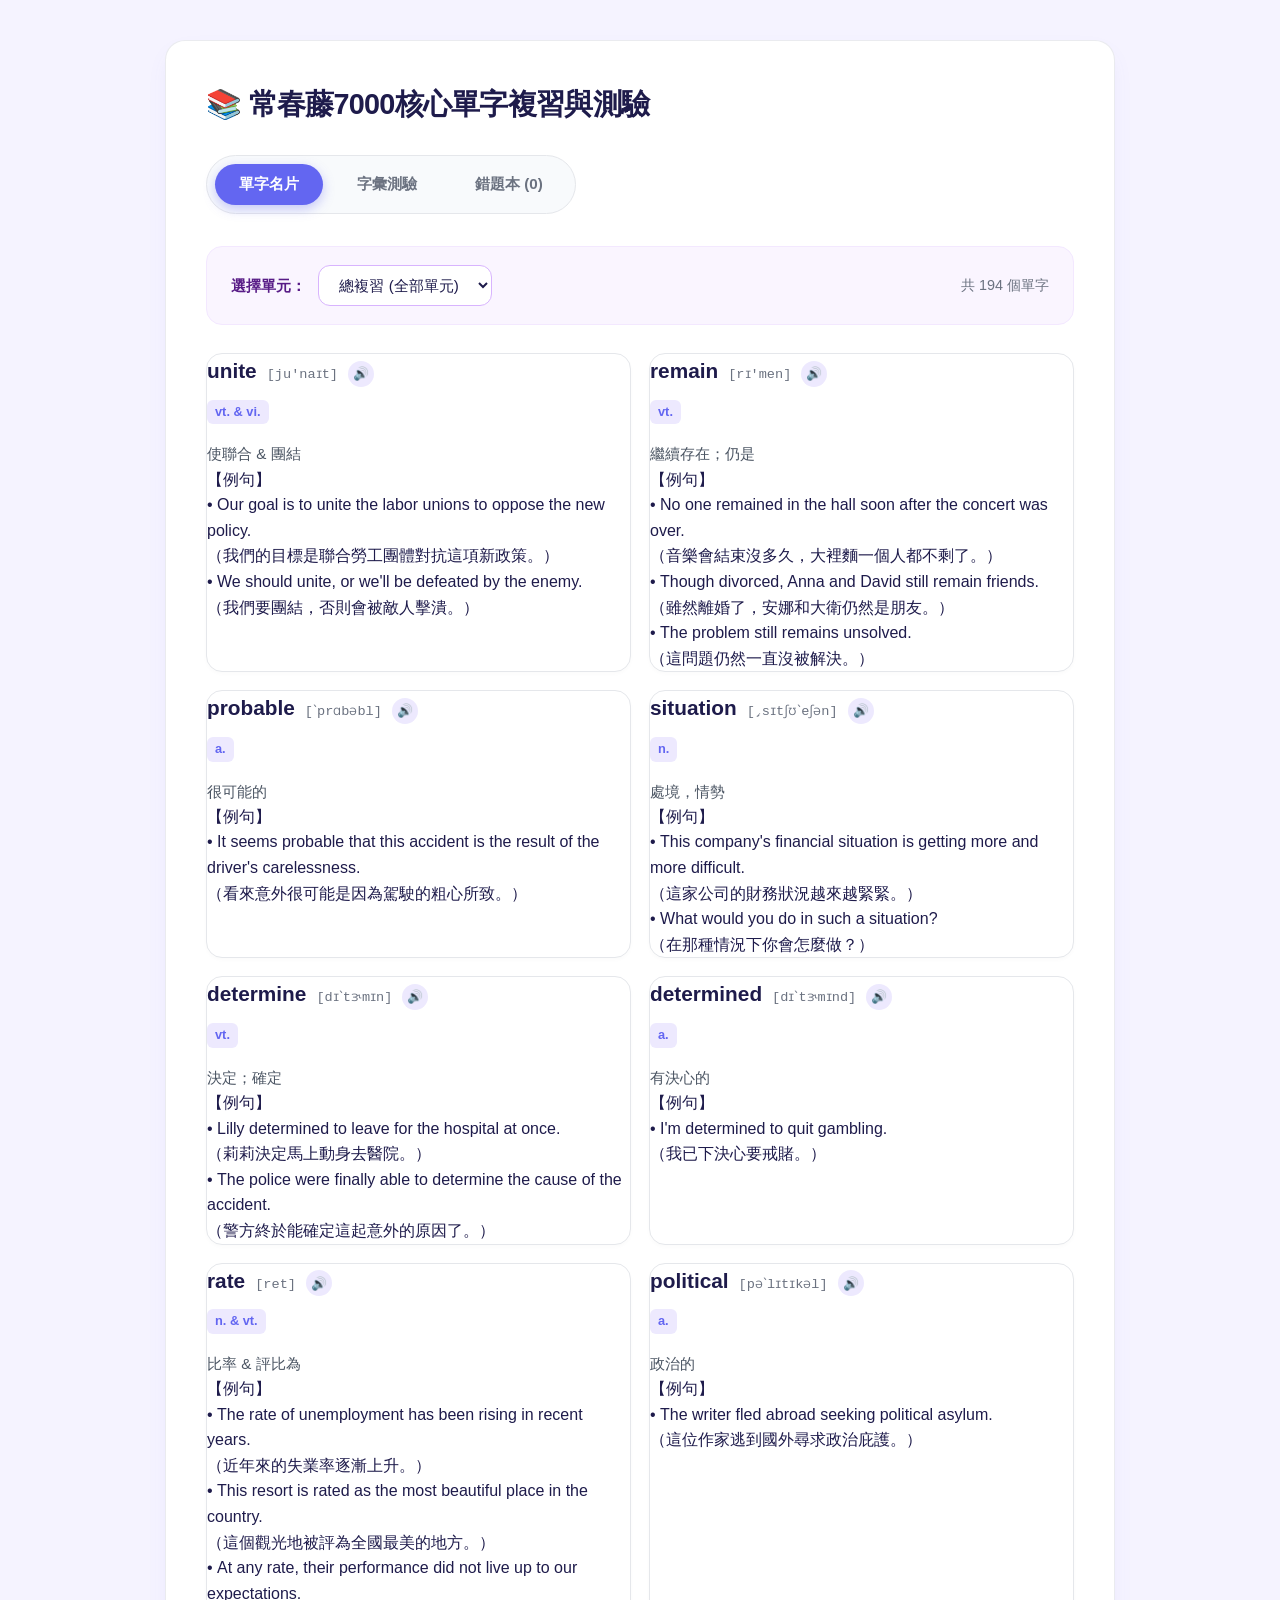
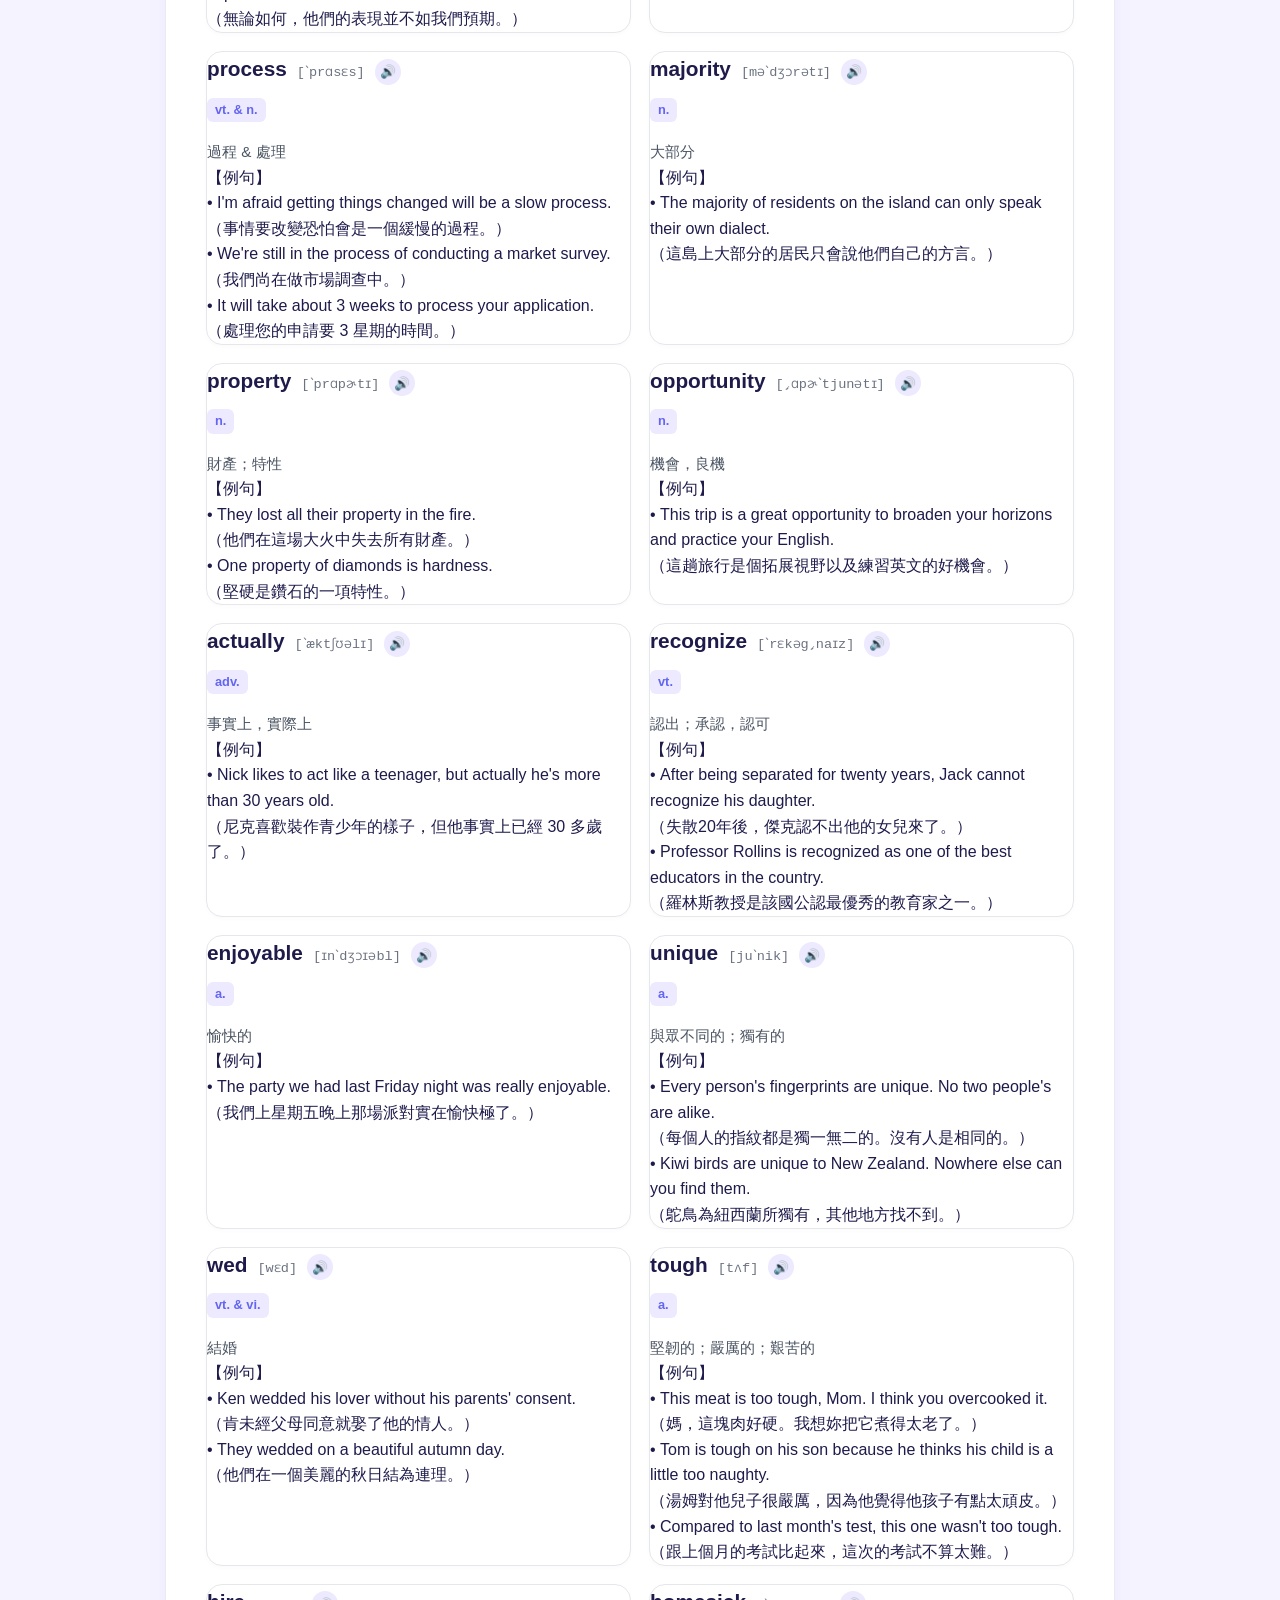
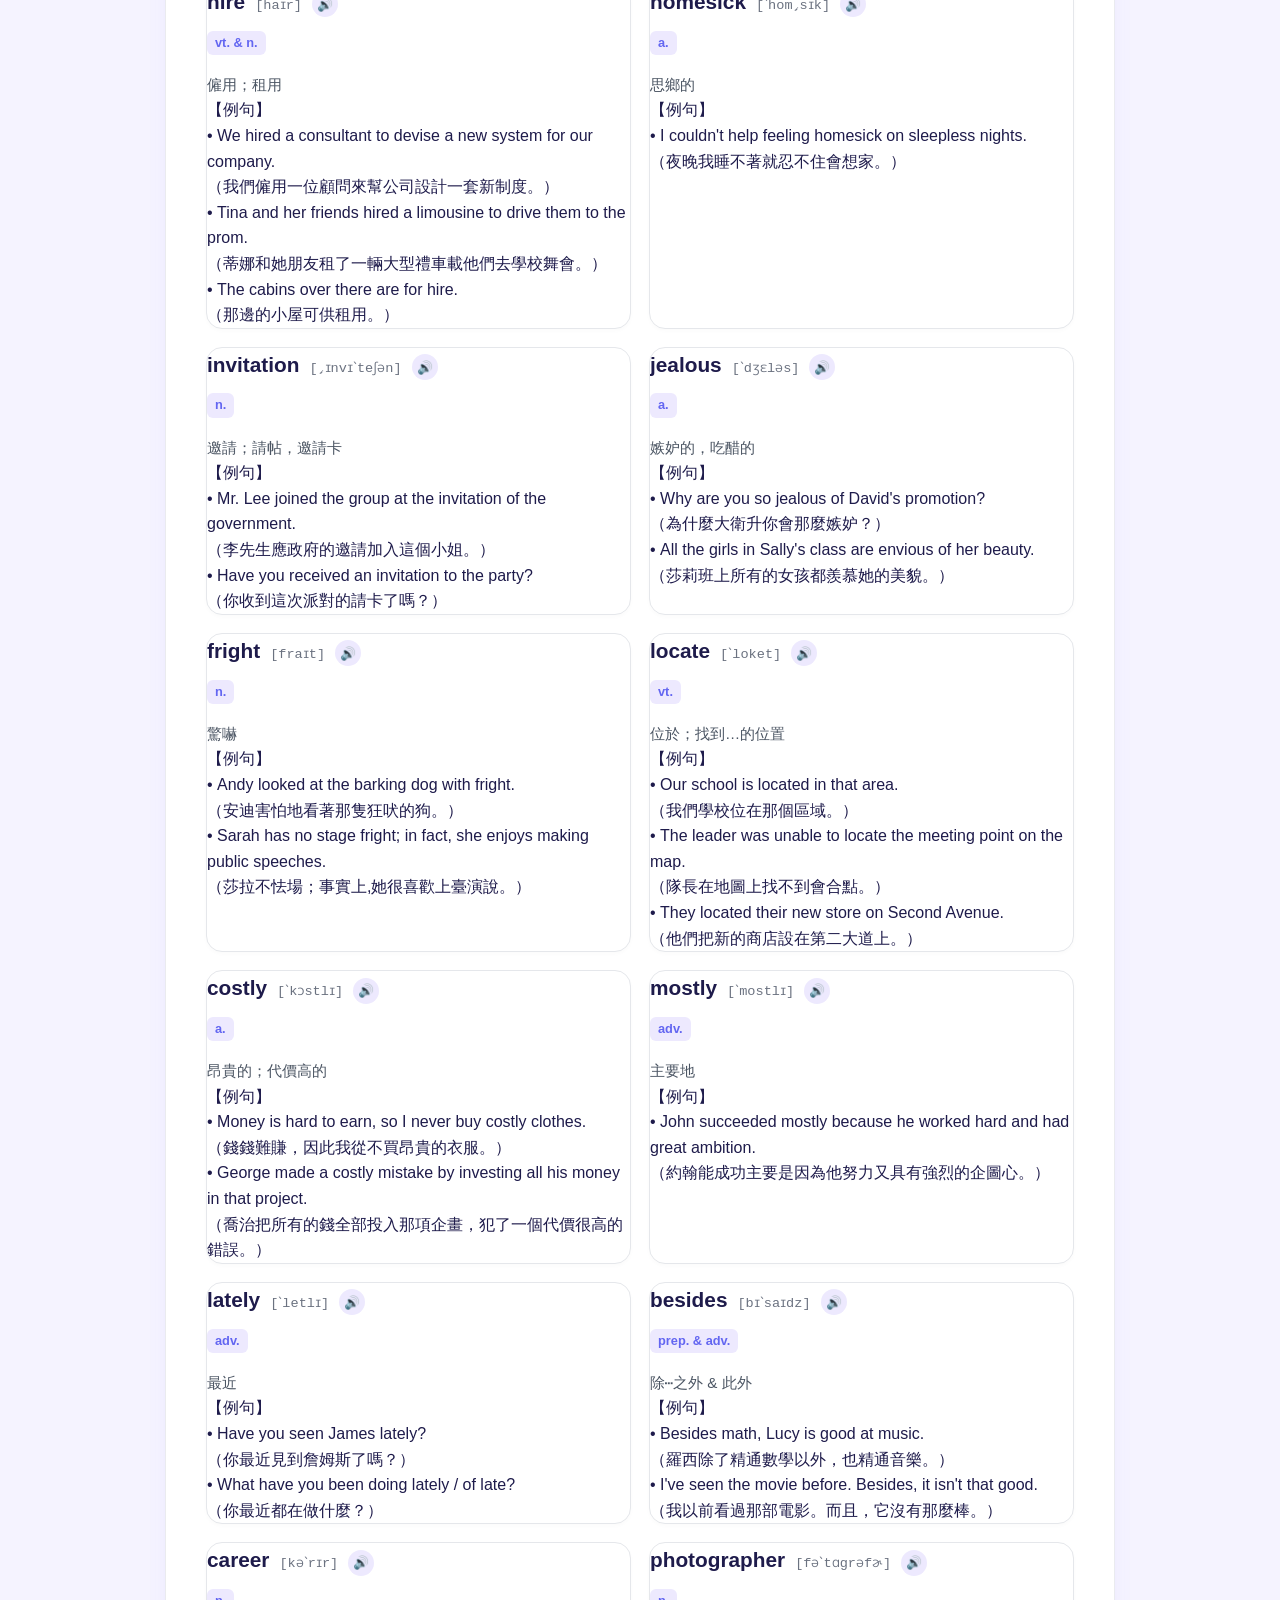
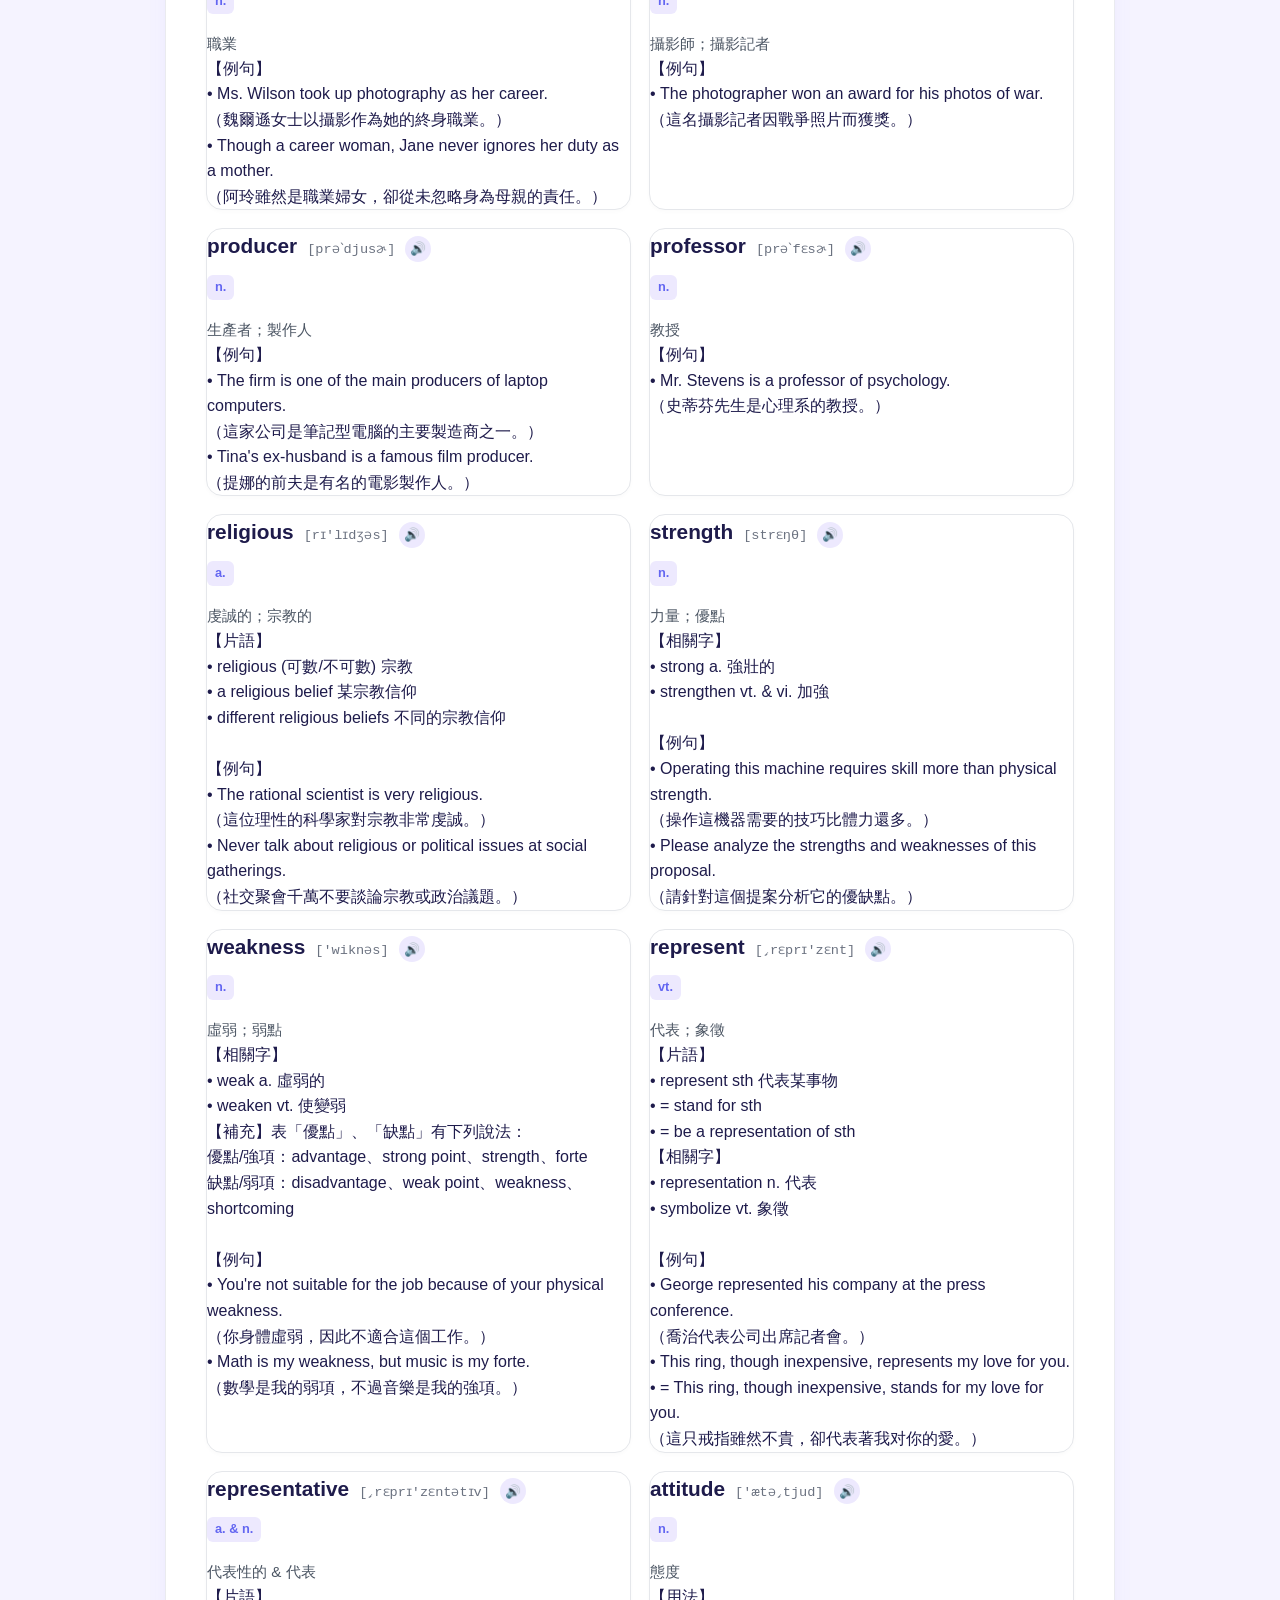
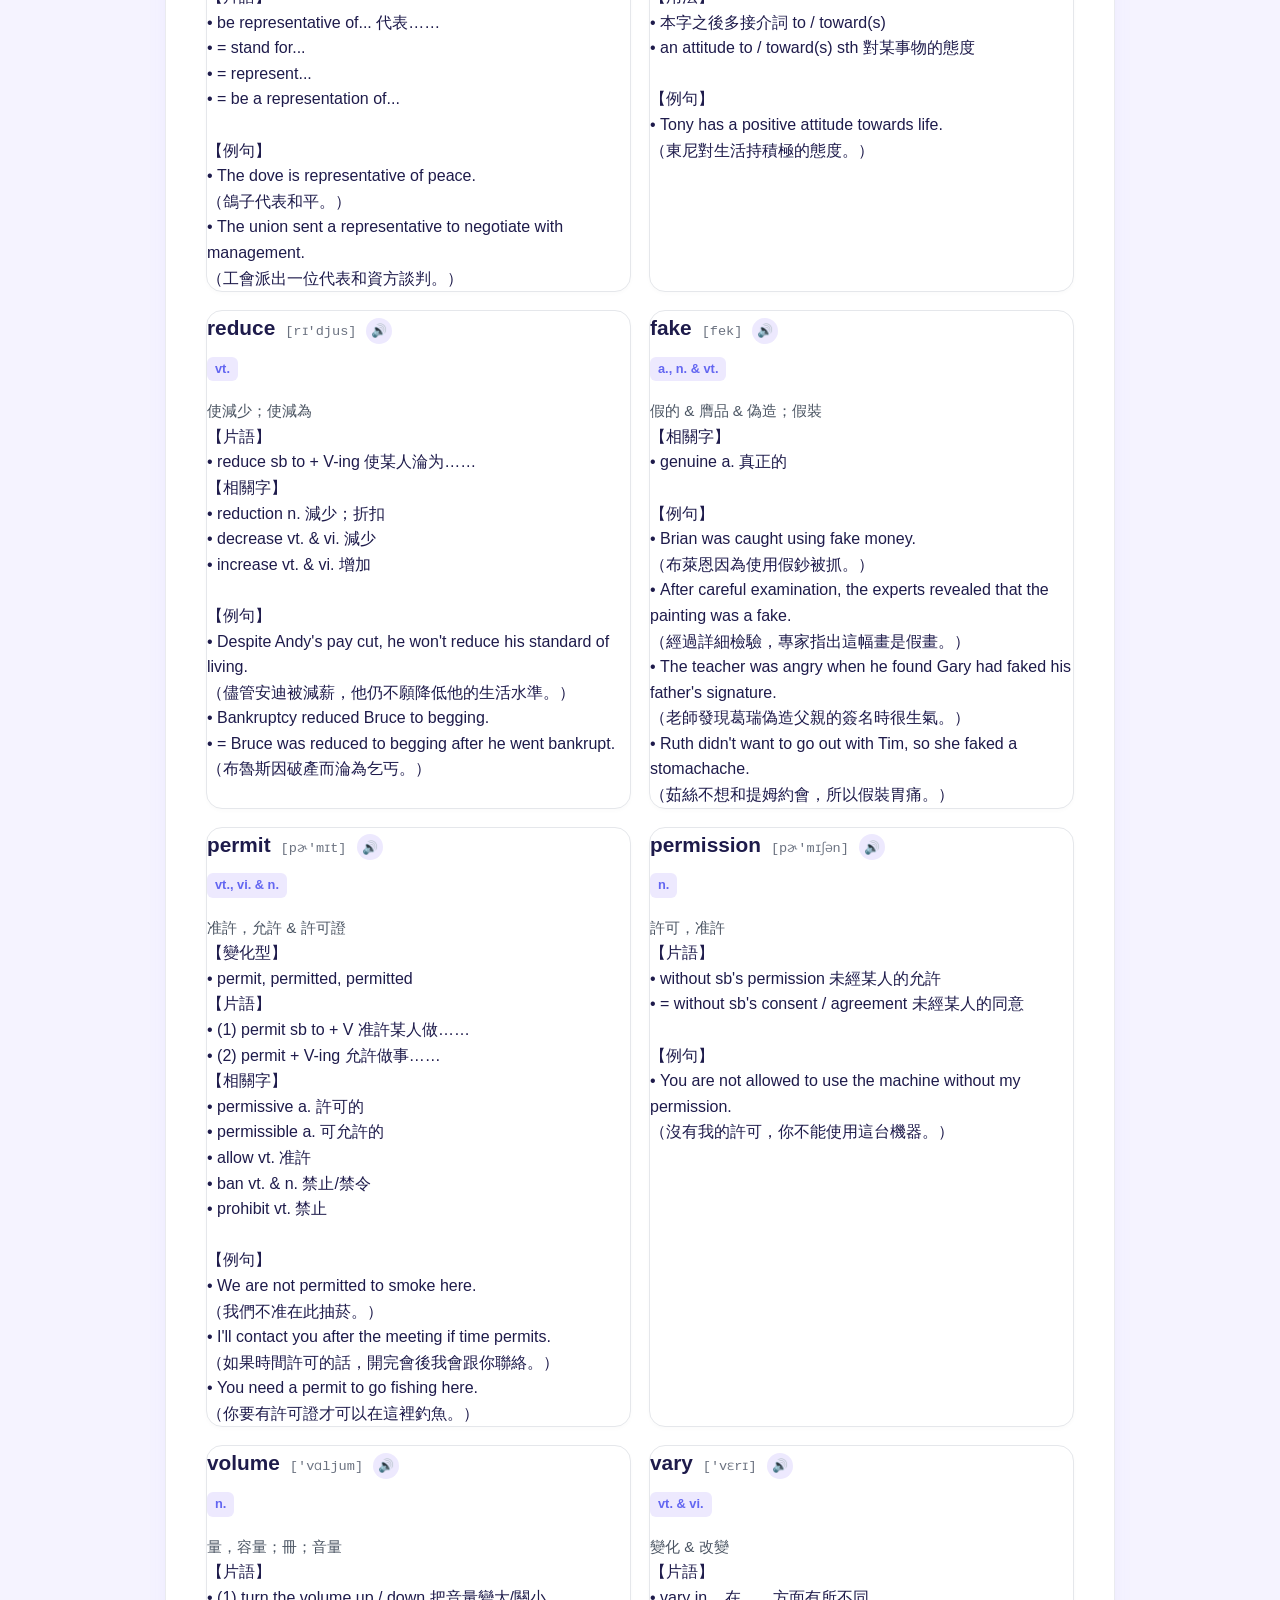
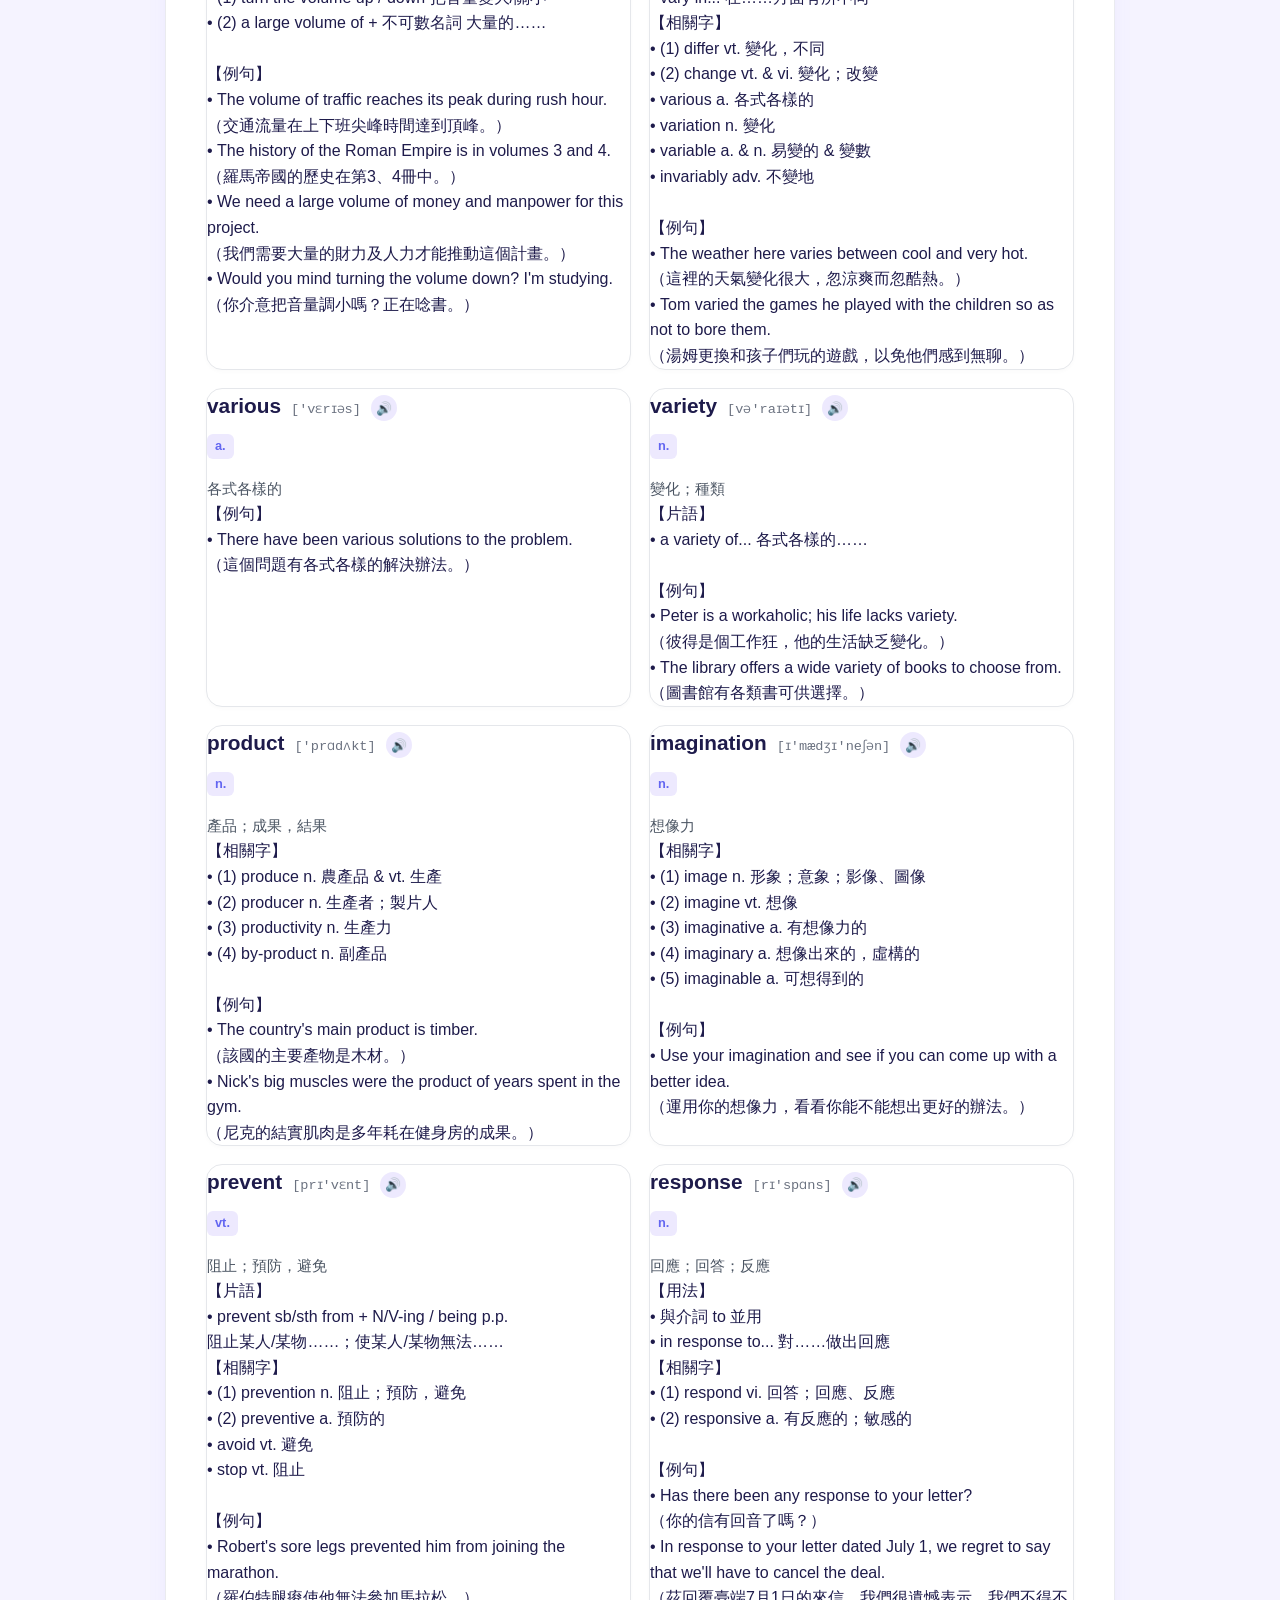
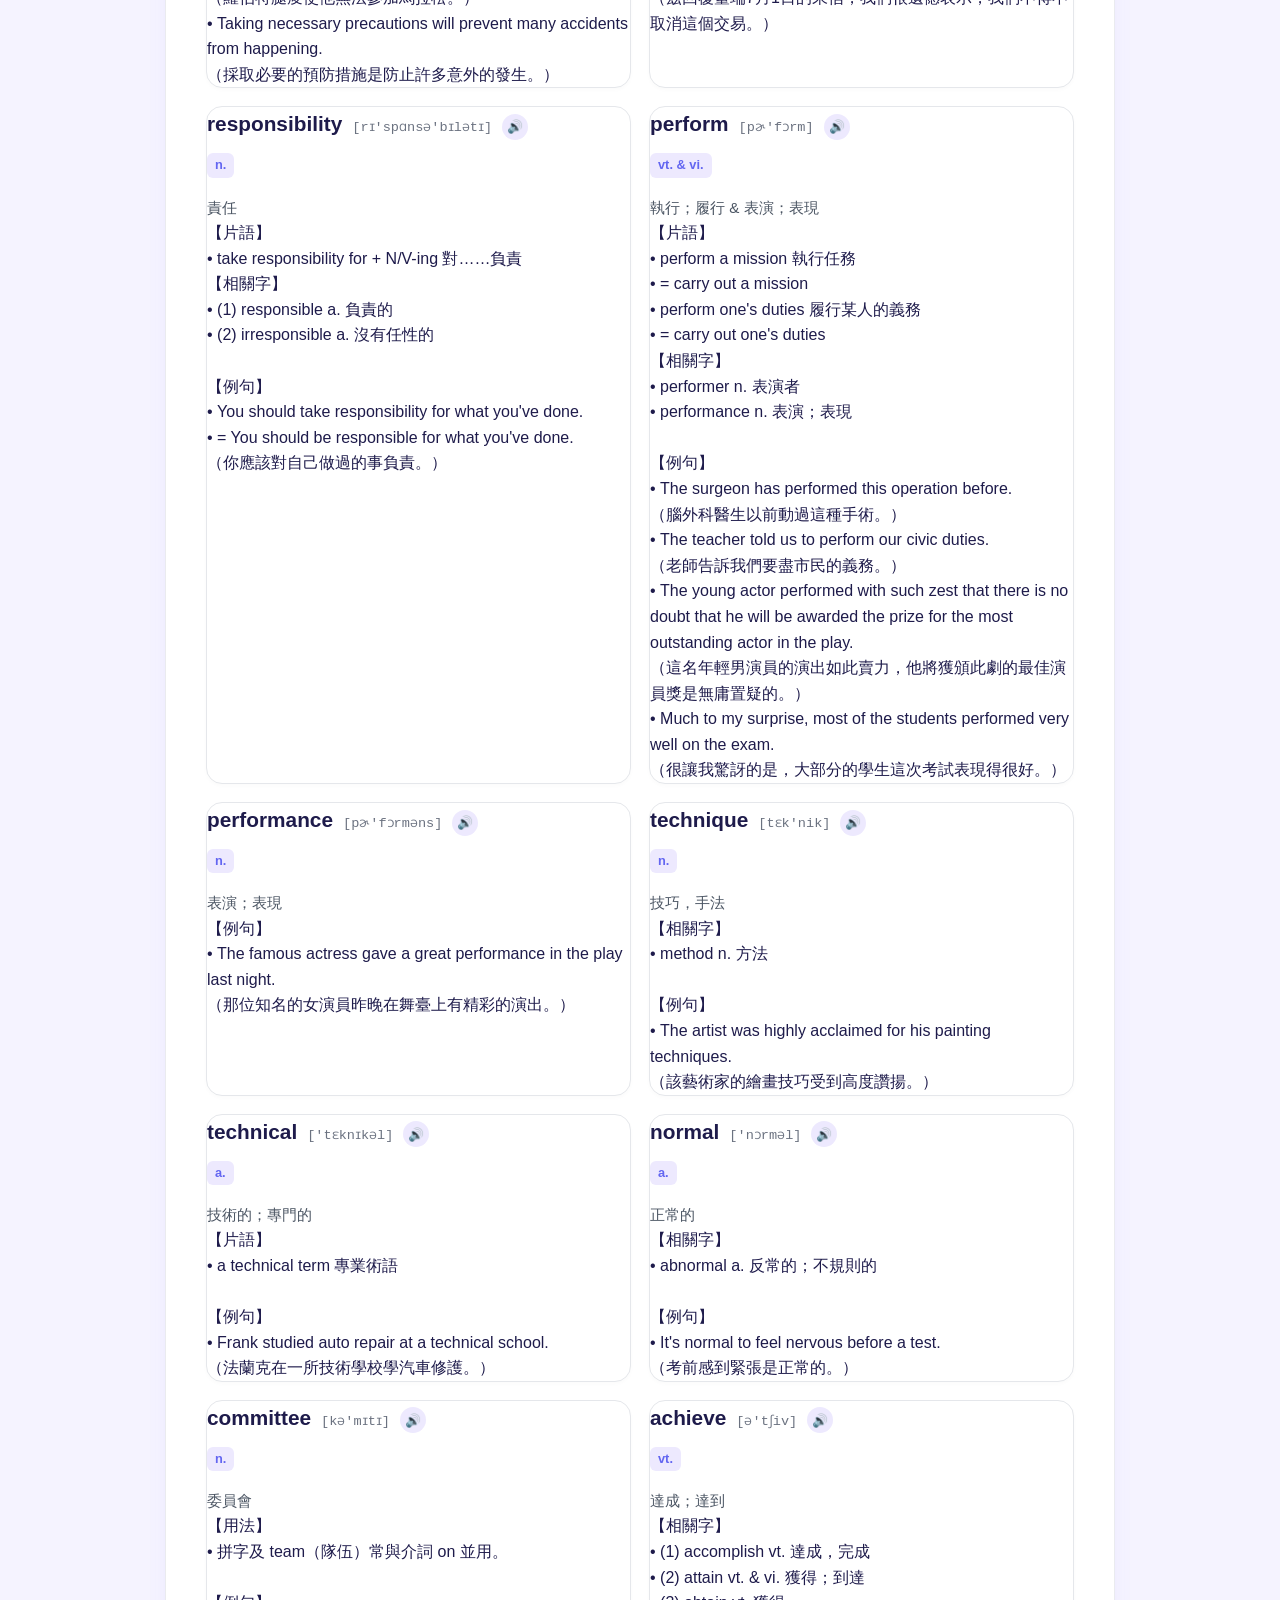
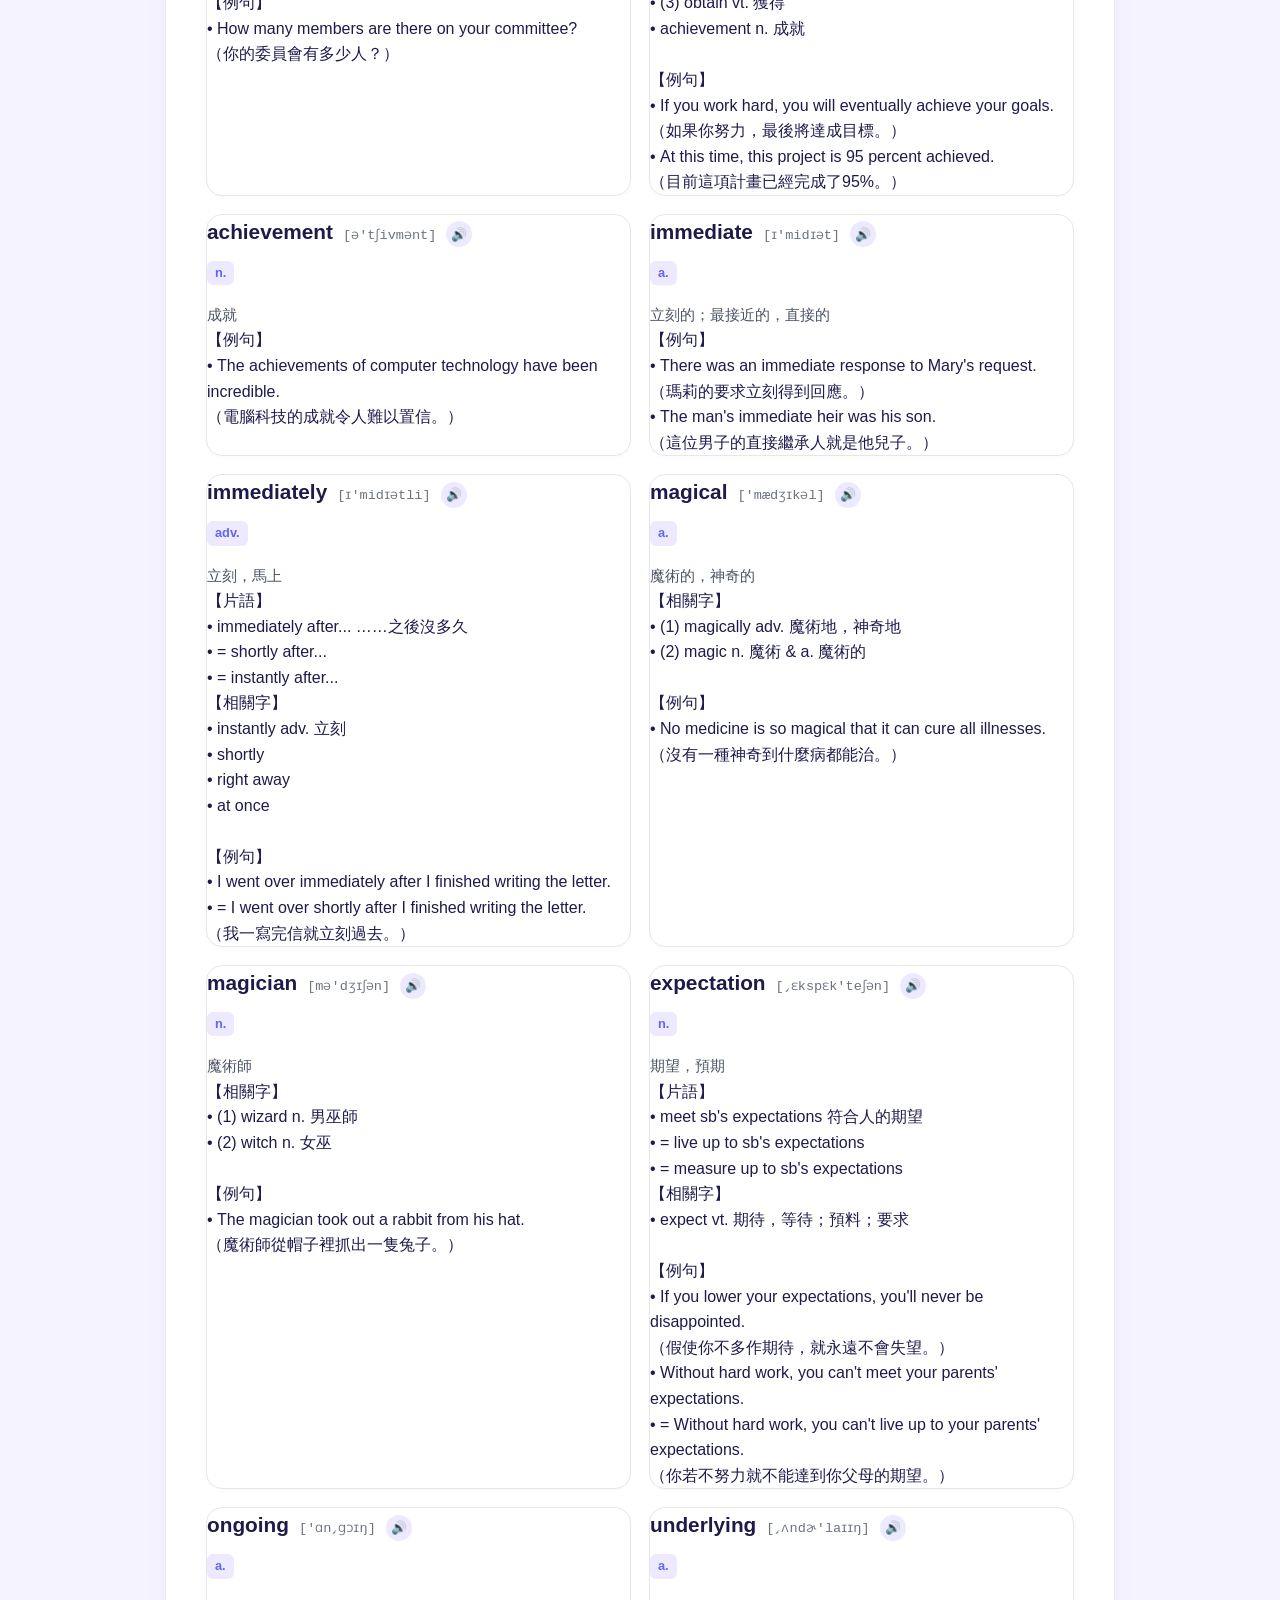
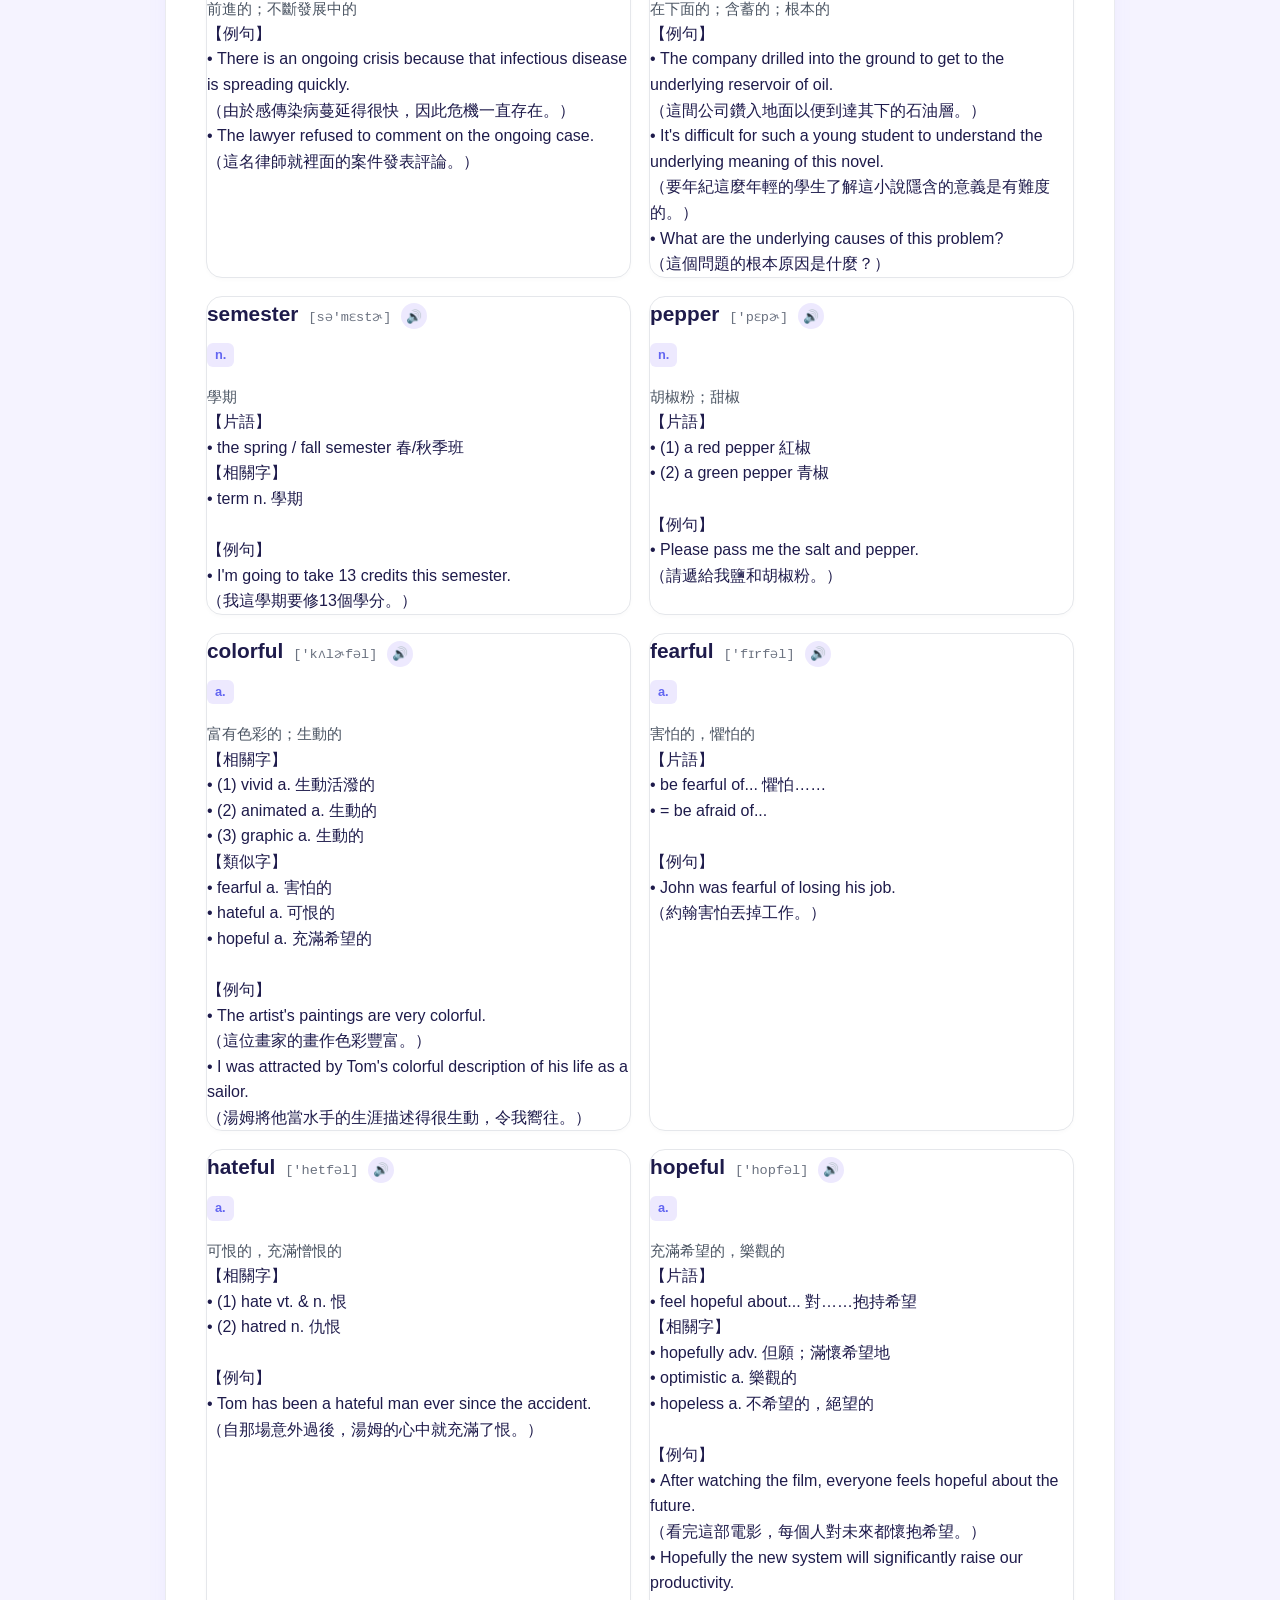
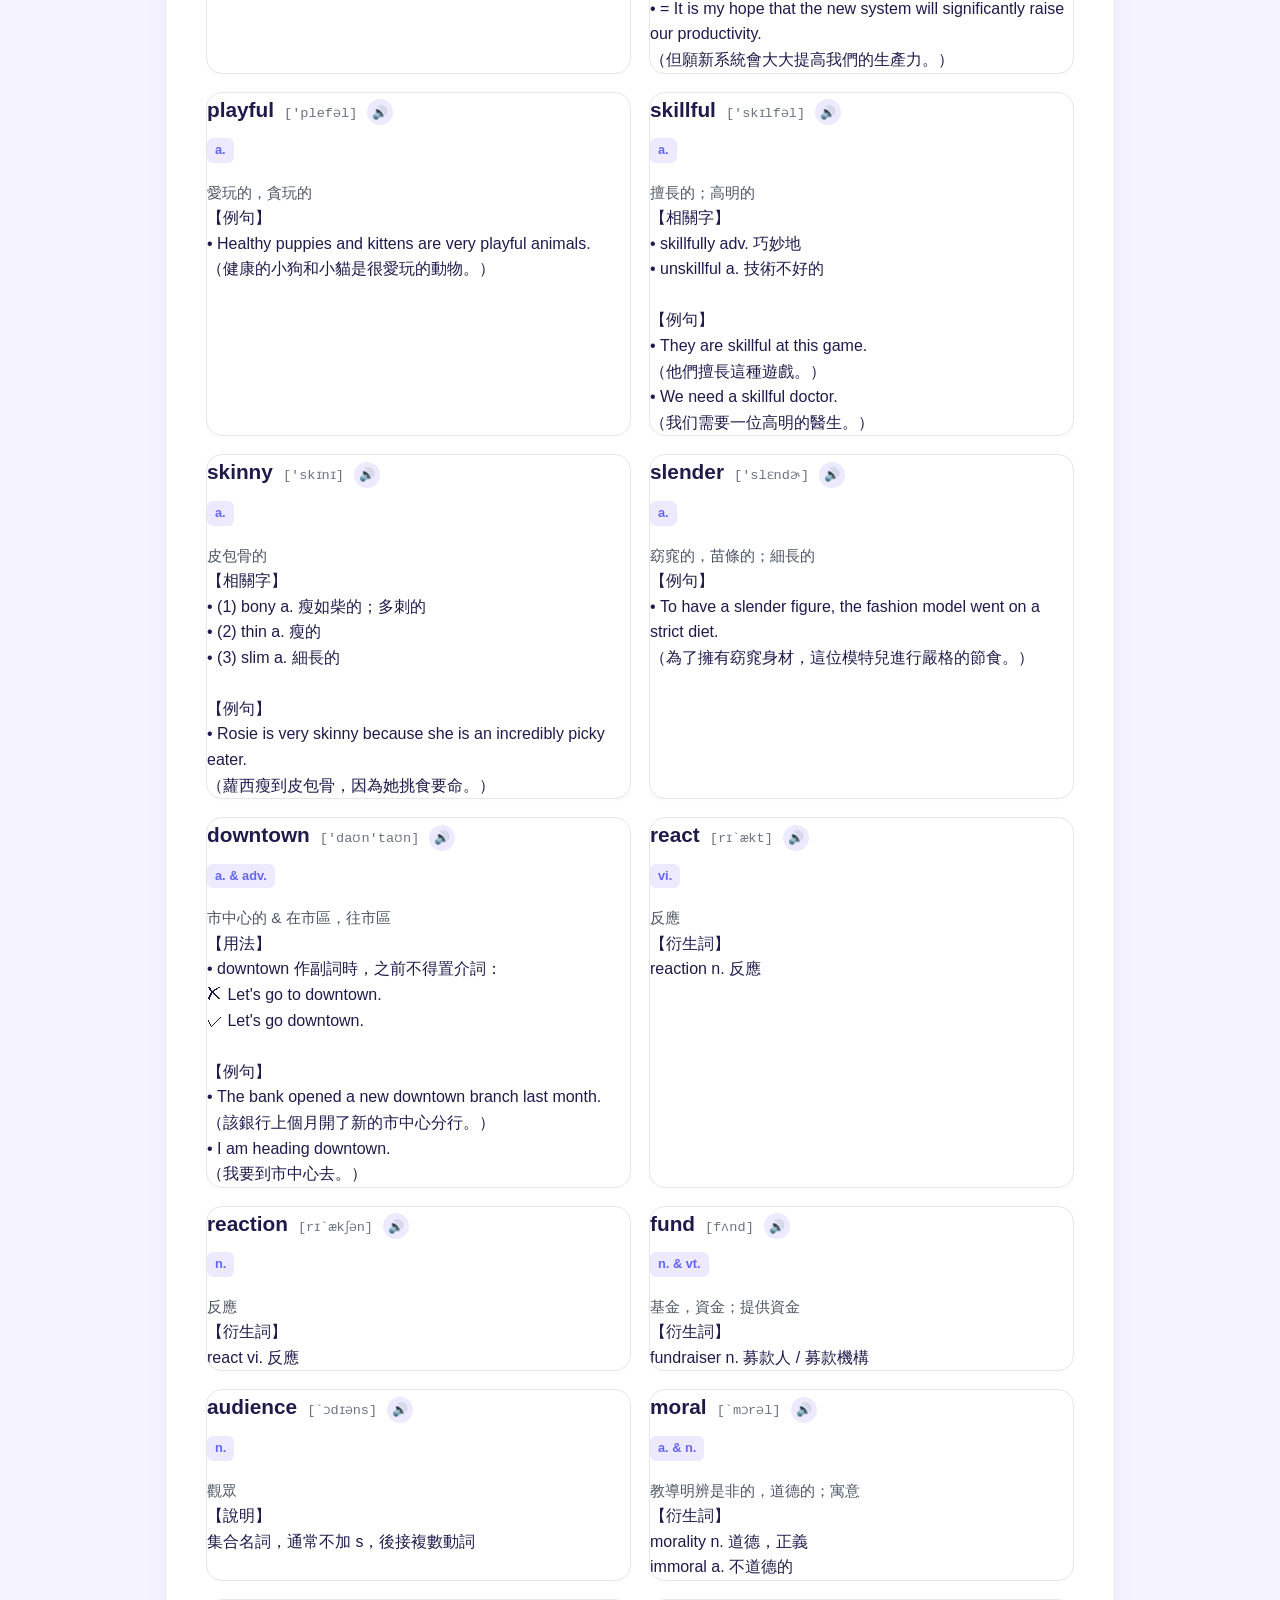
<file: index.html>
<!DOCTYPE html>
<html lang="zh-TW">
<head>
    <meta charset="UTF-8">
    <meta name="viewport" content="width=device-width, initial-scale=1.0">
    <title>常春藤核心單字複習與測驗</title>
    <!-- 引入獨立的 CSS 樣式檔 -->
    <link rel="stylesheet" href="style.css">
</head>
<body>

<div class="container">
    <h1>📚 常春藤7000核心單字複習與測驗</h1>

    <!-- 導覽頁籤 -->
    <div class="nav-tabs">
        <button class="nav-btn active" onclick="switchTab('cards')">單字名片</button>
        <button class="nav-btn" onclick="switchTab('quiz')">字彙測驗</button>
        <button class="nav-btn" onclick="switchTab('mistakes')">錯題本 (<span id="mistakeCount">0</span>)</button>
    </div>

    <!-- 1. 單字名片區 -->
    <div id="cards-section" class="section active">
        <div class="controls">
            <div>
                <label>選擇單元：</label>
                <select id="cardUnitSelect" onchange="renderCards()">
                    <option value="all">總複習 (全部單元)</option>
                    <option value="1">第一單元</option>
                    <option value="2">第二單元</option>
                    <option value="3">第三單元</option>
                    <option value="4">第四單元</option>
                    <option value="5">第五單元</option>
                </select>
            </div>
            <span id="cardCountInfo" style="font-size: 0.9rem; color: #6b7280;"></span>
        </div>
        <div class="card-grid" id="cardGrid"></div>
    </div>

    <!-- 2. 測驗區 -->
    <div id="quiz-section" class="section">
        <div class="controls">
            <div>
                <label>測驗範圍：</label>
                <select id="quizUnitSelect">
                    <option value="all">總複習 (全部單元)</option>
                    <option value="1">第一單元</option>
                    <option value="2">第二單元</option>
                    <option value="3">第三單元</option>
                    <option value="4">第四單元</option>
                    <option value="5">第五單元</option>
                </select>
            </div>
            <div>
                <label>題型：</label>
                <select id="quizTypeSelect">
                    <option value="en2ch">英選中</option>
                    <option value="ch2en">中選英</option>
                    <option value="spell">拼字填空</option>
                </select>
            </div>
            <div>
                <label>題數模式：</label>
                <select id="quizCountSelect">
                    <option value="10">10 題</option>
                    <option value="all">全部隨機</option>
                </select>
            </div>
            <button class="btn-primary" onclick="startQuiz()">開始測驗</button>
        </div>

        <div id="quizContainer" style="display: none;">
            <div style="display: flex; justify-content: space-between; margin-bottom: 15px; font-weight: 600; color: #4b5563;">
                <span id="quizProgress">第 1 題 / 共 10 題</span>
                <span id="quizScore">得分：0</span>
            </div>
            <div class="quiz-box">
                <div class="quiz-question" id="quizQuestionText">Question</div>
                
                <!-- 選擇題選項 -->
                <div id="choiceContainer" class="options-grid"></div>

                <!-- 拼字題輸入框 -->
                <div id="spellContainer" style="display: none;">
                    <input type="text" id="spellInput" class="spell-input" placeholder="請輸入英文單字..." autocomplete="off">
                    <button class="btn-primary" onclick="submitSpellAnswer()">送出答案</button>
                </div>

                <div class="feedback" id="quizFeedback"></div>
            </div>
            <div style="text-align: right; margin-top: 20px;">
                <button id="nextBtn" class="btn-primary" style="display: none;" onclick="nextQuestion()">下一題</button>
            </div>
        </div>

        <div id="quizStartPrompt" style="text-align: center; padding: 40px; color: #6b7280;">
            請設定上方範圍、題型與題數，並點擊「開始測驗」！
        </div>
    </div>

    <!-- 3. 錯題本區 -->
    <div id="mistakes-section" class="section">
        <div class="controls">
            <span>紀錄您在測驗中答錯的單字與時間</span>
            <button onclick="clearMistakes()" style="background: #fee2e2; color: #991b1b; border: 1px solid #f87171; border-radius: 6px; cursor: pointer; padding: 6px 12px;">清空錯題本</button>
        </div>
        <div id="mistakeTableContainer"></div>
    </div>
</div>

<!-- 優先引入獨立的單字資料庫檔案 -->
<script src="7000.js"></script>

<!-- 主系統邏輯 -->
<script>

// 發音功能的 JavaScript 程式碼
function speakWord(wordText) {
    if ('speechSynthesis' in window) {
        // 停止先前正在唸的語音
        window.speechSynthesis.cancel();
        
        const utterance = new SpeechSynthesisUtterance(wordText);
        utterance.lang = 'en-US'; // 設定美式英文發音
        utterance.rate = 0.9;     // 語速稍微放慢一點，適合學習
        window.speechSynthesis.speak(utterance);
    } else {
        alert('您的瀏覽器不支援語音朗讀功能');
    }
}


// 全域狀態
let mistakes = JSON.parse(localStorage.getItem('vocab_mistakes') || '[]');

// 頁籤切換
function switchTab(tabId) {
    document.querySelectorAll('.section').forEach(el => el.classList.remove('active'));
    document.querySelectorAll('.nav-btn').forEach(el => el.classList.remove('active'));
    
    if (tabId === 'cards') {
        document.getElementById('cards-section').classList.add('active');
        event.target.classList.add('active');
        renderCards();
    } else if (tabId === 'quiz') {
        document.getElementById('quiz-section').classList.add('active');
        event.target.classList.add('active');
    } else if (tabId === 'mistakes') {
        document.getElementById('mistakes-section').classList.add('active');
        event.target.classList.add('active');
        renderMistakes();
    }
}

// 取得全部單字總集合
function getAllWords() {
    return [
        ...unit1WordsData,
        ...unit2WordsData,
        ...unit3WordsData,
        ...unit4WordsData,
        ...unit5WordsData
    ];
}

// 取得目前選取的單字清單
function getSelectedWords(unitVal) {
    if (unitVal === '1') return unit1WordsData;
    if (unitVal === '2') return unit2WordsData;
    if (unitVal === '3') return unit3WordsData;
    if (unitVal === '4') return unit4WordsData;
    if (unitVal === '5') return unit5WordsData;
    return getAllWords(); // 總複習
}

// 1. 渲染名片（精準排版：單字與詞性靠左，音標旁緊跟發音按鈕）
function renderCards() {
    const unitVal = document.getElementById('cardUnitSelect').value;
    const words = getSelectedWords(unitVal);
    const grid = document.getElementById('cardGrid');
    document.getElementById('cardCountInfo').innerText = `共 ${words.length} 個單字`;
    
    grid.innerHTML = words.map(w => `
        <div class="vocab-card">
            <!-- 第一行：單字與詞性靠左並排 -->
            <div class="word-row">
                <span class="word">${w.vocab}</span>
                
                 <span class="kk">${w.kk || ''}</span>
                <button class="speak-btn-inline" onclick="speakWord('${w.vocab}')" title="發音">🔊</button>
            </div>
            
            <!-- 第二行：音標旁邊緊跟著小喇叭 -->
            <div class="kk-row">
             <span class="pos">${w.pos}</span>  
                
            </div>

            <div class="def">${w.definition}</div>
            ${w.extension ? `<div class="ext">${w.extension}</div>` : ''}
        </div>
    `).join('');
}



// 音效系統 (Web Audio API)
function playSound(type) {
    try {
        const audioCtx = new (window.AudioContext || window.webkitAudioContext)();
        const osc = audioCtx.createOscillator();
        const gain = audioCtx.createGain();
        osc.connect(gain);
        gain.connect(audioCtx.destination);

        const now = audioCtx.currentTime;
        if (type === 'correct') {
            osc.frequency.setValueAtTime(587.33, now); // D5
            osc.frequency.setValueAtTime(880, now + 0.1); // A5
            gain.gain.setValueAtTime(0.1, now);
            gain.gain.exponentialRampToValueAtTime(0.001, now + 0.3);
            osc.start(now);
            osc.stop(now + 0.3);
        } else {
            osc.type = 'sawtooth';
            osc.frequency.setValueAtTime(150, now);
            osc.frequency.setValueAtTime(100, now + 0.15);
            gain.gain.setValueAtTime(0.15, now);
            gain.gain.exponentialRampToValueAtTime(0.001, now + 0.4);
            osc.start(now);
            osc.stop(now + 0.4);
        }
    } catch (e) {
        console.log("Audio not supported or blocked");
    }
}

// 2. 測驗邏輯
let quizList = [];
let currentIdx = 0;
let score = 0;
let currentQuestionData = null;

function startQuiz() {
    const unitVal = document.getElementById('quizUnitSelect').value;
    const typeVal = document.getElementById('quizTypeSelect').value;
    const countVal = document.getElementById('quizCountSelect').value;
    
    let pool = getSelectedWords(unitVal);
    if (pool.length < 4 && typeVal !== 'spell') {
        alert("單字數量不足 4 個，無法產生選擇題選項！");
        return;
    }

    // 隨機打散全部單字
    let shuffledPool = [...pool].sort(() => 0.5 - Math.random());

    // 依照選擇的題數模式決定測驗清單
    if (countVal === '10') {
        quizList = shuffledPool.slice(0, Math.min(10, shuffledPool.length));
    } else {
        quizList = shuffledPool; // 全部隨機
    }

    currentIdx = 0;
    score = 0;

    document.getElementById('quizStartPrompt').style.display = 'none';
    document.getElementById('quizContainer').style.display = 'block';
    loadQuestion();
}

function loadQuestion() {
    if (currentIdx >= quizList.length) {
        document.getElementById('quizContainer').innerHTML = `
            <div style="text-align: center; padding: 40px;">
                <h2>🎉 測驗結束！</h2>
                <p style="font-size: 1.5rem; margin: 20px 0;">您的最終得分：<strong>${score} / ${quizList.length}</strong></p>
                <button class="btn-primary" onclick="location.reload()">重新開始</button>
            </div>
        `;
        return;
    }

    currentQuestionData = quizList[currentIdx];
    document.getElementById('quizProgress').innerText = `第 ${currentIdx + 1} 題 / 共 ${quizList.length} 題`;
    document.getElementById('quizScore').innerText = `得分：${score}`;
    document.getElementById('quizFeedback').innerText = '';
    document.getElementById('nextBtn').style.display = 'none';

    const typeVal = document.getElementById('quizTypeSelect').value;
    const choiceContainer = document.getElementById('choiceContainer');
    const spellContainer = document.getElementById('spellContainer');

    if (typeVal === 'en2ch') {
        choiceContainer.style.display = 'grid';
        spellContainer.style.display = 'none';
        document.getElementById('quizQuestionText').innerText = `請問 "${currentQuestionData.vocab}" 的意思為何？`;
        
        let options = [currentQuestionData.definition];
        let otherPool = getAllWords().filter(w => w.vocab !== currentQuestionData.vocab);
        while (options.length < 4 && otherPool.length > 0) {
            let randWord = otherPool.splice(Math.floor(Math.random() * otherPool.length), 1)[0];
            if (!options.includes(randWord.definition)) options.push(randWord.definition);
        }
        options.sort(() => 0.5 - Math.random());

        choiceContainer.innerHTML = options.map(opt => `
            <button class="option-btn" onclick="checkChoiceAnswer('${opt.replace(/'/g, "\\'")}')">${opt}</button>
        `).join('');

    } else if (typeVal === 'ch2en') {
        choiceContainer.style.display = 'grid';
        spellContainer.style.display = 'none';
        document.getElementById('quizQuestionText').innerText = `下列何者代表 "${currentQuestionData.definition}"？`;
        
        let options = [currentQuestionData.vocab];
        let otherPool = getAllWords().filter(w => w.vocab !== currentQuestionData.vocab);
        while (options.length < 4 && otherPool.length > 0) {
            let randWord = otherPool.splice(Math.floor(Math.random() * otherPool.length), 1)[0];
            if (!options.includes(randWord.vocab)) options.push(randWord.vocab);
        }
        options.sort(() => 0.5 - Math.random());

        choiceContainer.innerHTML = options.map(opt => `
            <button class="option-btn" onclick="checkChoiceAnswer('${opt}')">${opt}</button>
        `).join('');

    } else if (typeVal === 'spell') {
        choiceContainer.style.display = 'none';
        spellContainer.style.display = 'block';
        document.getElementById('quizQuestionText').innerText = `請拼出符合以下定義的單字：\n【${currentQuestionData.definition}】`;
        document.getElementById('spellInput').value = '';
        document.getElementById('spellInput').focus();
    }
}

function checkChoiceAnswer(selected) {
    const typeVal = document.getElementById('quizTypeSelect').value;
    // 根據題型決定正確答案是英文單字還是中文定義
    const targetVal = (typeVal === 'ch2en' ? currentQuestionData.vocab : currentQuestionData.definition).trim();
    
    const isCorrect = (selected.trim() === targetVal);
    const fb = document.getElementById('quizFeedback');
    
    // 禁用所有選項按鈕，防止重複點擊
    const buttons = document.querySelectorAll('.option-btn');
    buttons.forEach(btn => {
        btn.disabled = true;
        const btnText = btn.innerText.trim();
        
        if (btnText === targetVal || btnText.includes(targetVal)) {
            btn.classList.add('correct-answer');
        } else if (btnText === selected.trim() || btnText.includes(selected.trim())) {
            btn.classList.add('wrong-answer');
        }
    });

    if (isCorrect) {
        score++;
        fb.innerText = '答對了！太棒了！';
        fb.className = 'feedback correct';
        playSound('correct');
    } else {
        fb.innerText = `答錯了！正確答案是：${currentQuestionData.vocab} (${currentQuestionData.definition})`;
        fb.className = 'feedback incorrect';
        playSound('incorrect');
        addMistake(currentQuestionData);
    }

    document.getElementById('quizScore').innerText = `得分：${score}`;
    document.getElementById('nextBtn').style.display = 'inline-block';
}

function submitSpellAnswer() {
    const userVal = document.getElementById('spellInput').value.trim().toLowerCase();
    const isCorrect = (userVal === currentQuestionData.vocab.toLowerCase());
    handleAnswerResult(isCorrect);
}

function handleAnswerResult(isCorrect) {
    const fb = document.getElementById('quizFeedback');
    document.querySelectorAll('.option-btn').forEach(btn => btn.disabled = true);

    if (isCorrect) {
        score++;
        fb.innerText = '答對了！太棒了！';
        fb.className = 'feedback correct';
        playSound('correct');
    } else {
        fb.innerText = `答錯了！正確答案是：${currentQuestionData.vocab} (${currentQuestionData.definition})`;
        fb.className = 'feedback incorrect';
        playSound('incorrect');
        addMistake(currentQuestionData);
    }

    document.getElementById('quizScore').innerText = `得分：${score}`;
    document.getElementById('nextBtn').style.display = 'inline-block';
}

function nextQuestion() {
    currentIdx++;
    loadQuestion();
}

// 3. 錯題本管理
function addMistake(wordObj) {
    const now = new Date();
    const timestamp = `${now.getFullYear()}-${String(now.getMonth()+1).padStart(2,'0')}-${String(now.getDate()).padStart(2,'0')} ${String(now.getHours()).padStart(2,'0')}:${String(now.getMinutes()).padStart(2,'0')}:${String(now.getSeconds()).padStart(2,'0')}`;
    
    mistakes = mistakes.filter(m => m.vocab !== wordObj.vocab);
    mistakes.unshift({ ...wordObj, timestamp });
    
    localStorage.setItem('vocab_mistakes', JSON.stringify(mistakes));
    updateMistakeCount();
}

function updateMistakeCount() {
    document.getElementById('mistakeCount').innerText = mistakes.length;
}

function renderMistakes() {
    const container = document.getElementById('mistakeTableContainer');
    updateMistakeCount();

    if (mistakes.length === 0) {
        container.innerHTML = `<div class="empty-msg">太棒了！目前沒有錯題紀錄。</div>`;
        return;
    }

    container.innerHTML = `
        <table>
            <thead>
                <tr>
                    <th>單字</th>
                    <th>KK / 詞性</th>
                    <th>中文定義</th>
                    <th>錯題時間</th>
                </tr>
            </thead>
            <tbody>
                ${mistakes.map(m => `
                    <tr>
                        <td><strong>${m.vocab}</strong></td>
                        <td>${m.kk}<br><span style="font-size:0.75rem; color:#6b7280">${m.pos}</span></td>
                        <td>${m.definition}</td>
                        <td class="timestamp">${m.timestamp}</td>
                    </tr>
                `).join('')}
            </tbody>
        </table>
    `;
}

function clearMistakes() {
    if (confirm("確定要清空所有錯題紀錄嗎？")) {
        mistakes = [];
        localStorage.removeItem('vocab_mistakes');
        renderMistakes();
    }
}

// 初始化
updateMistakeCount();
renderCards();
</script>

</body>
</html>
</file>
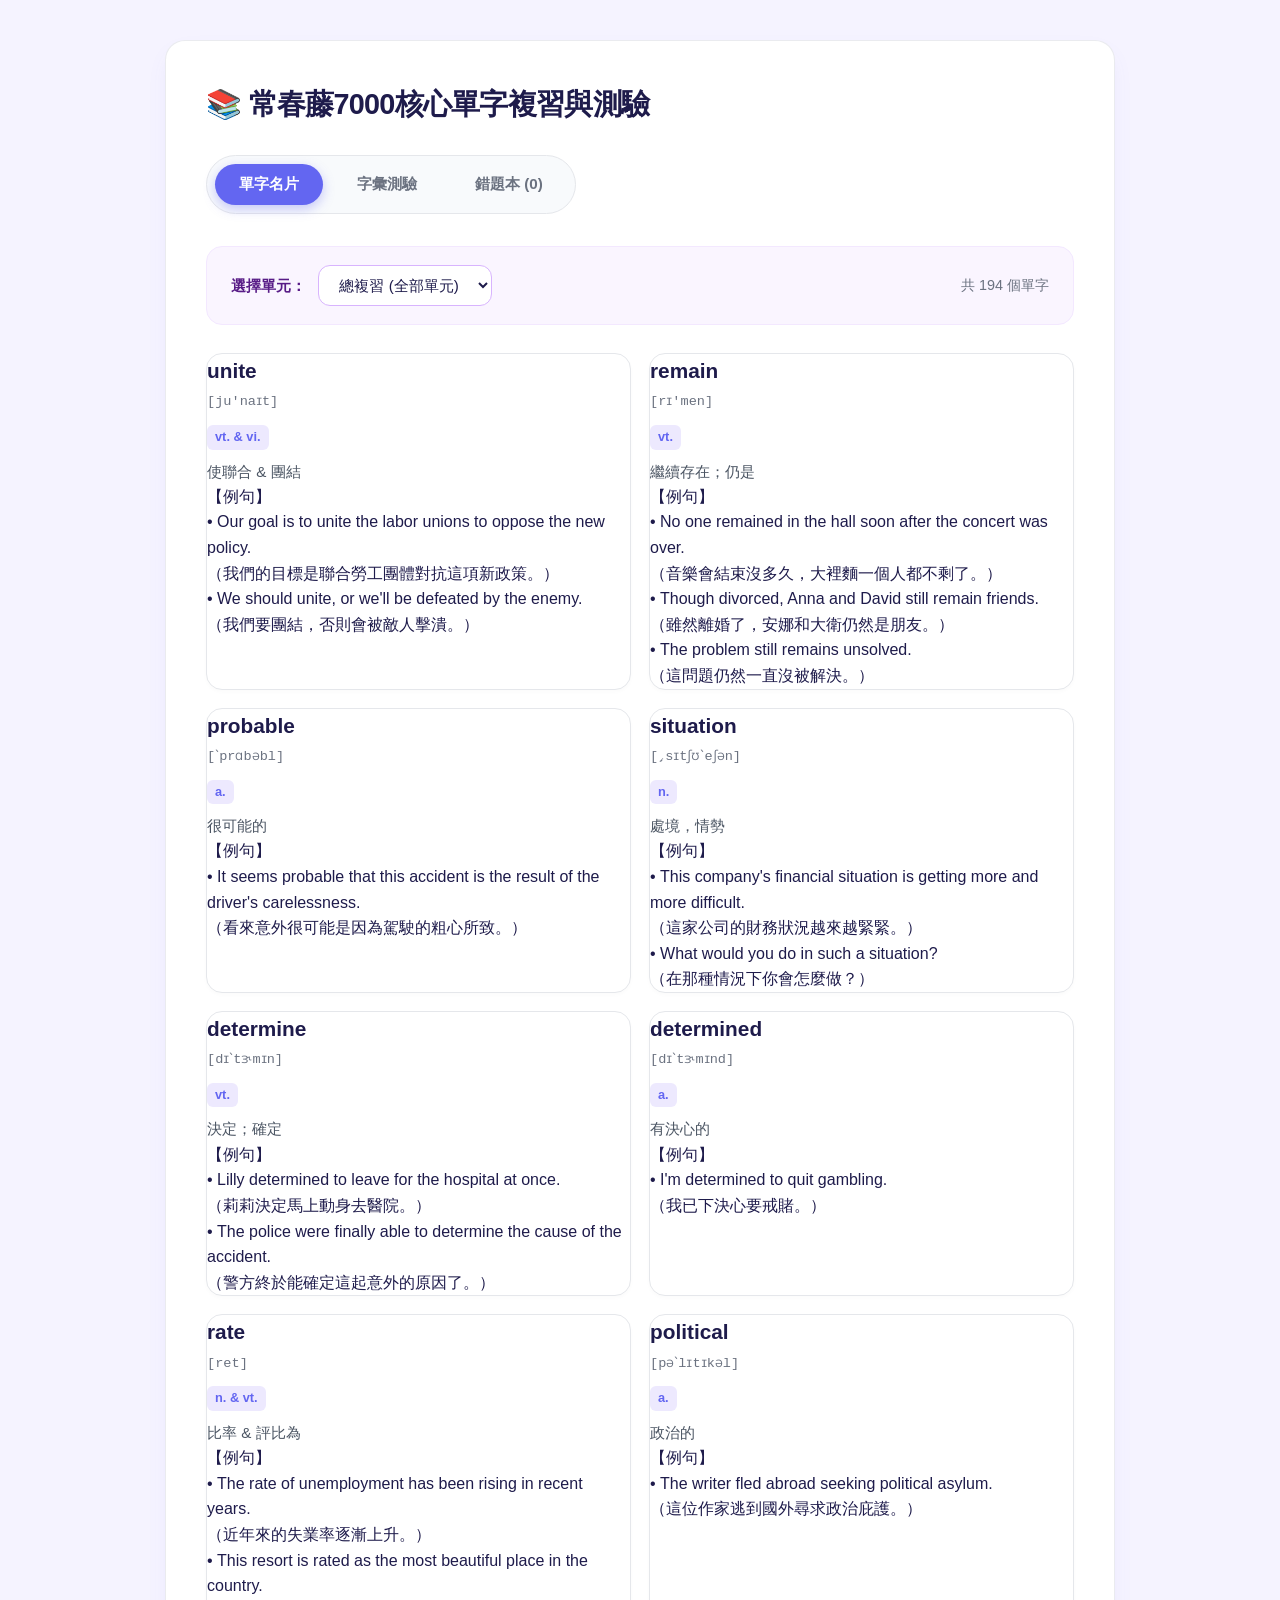
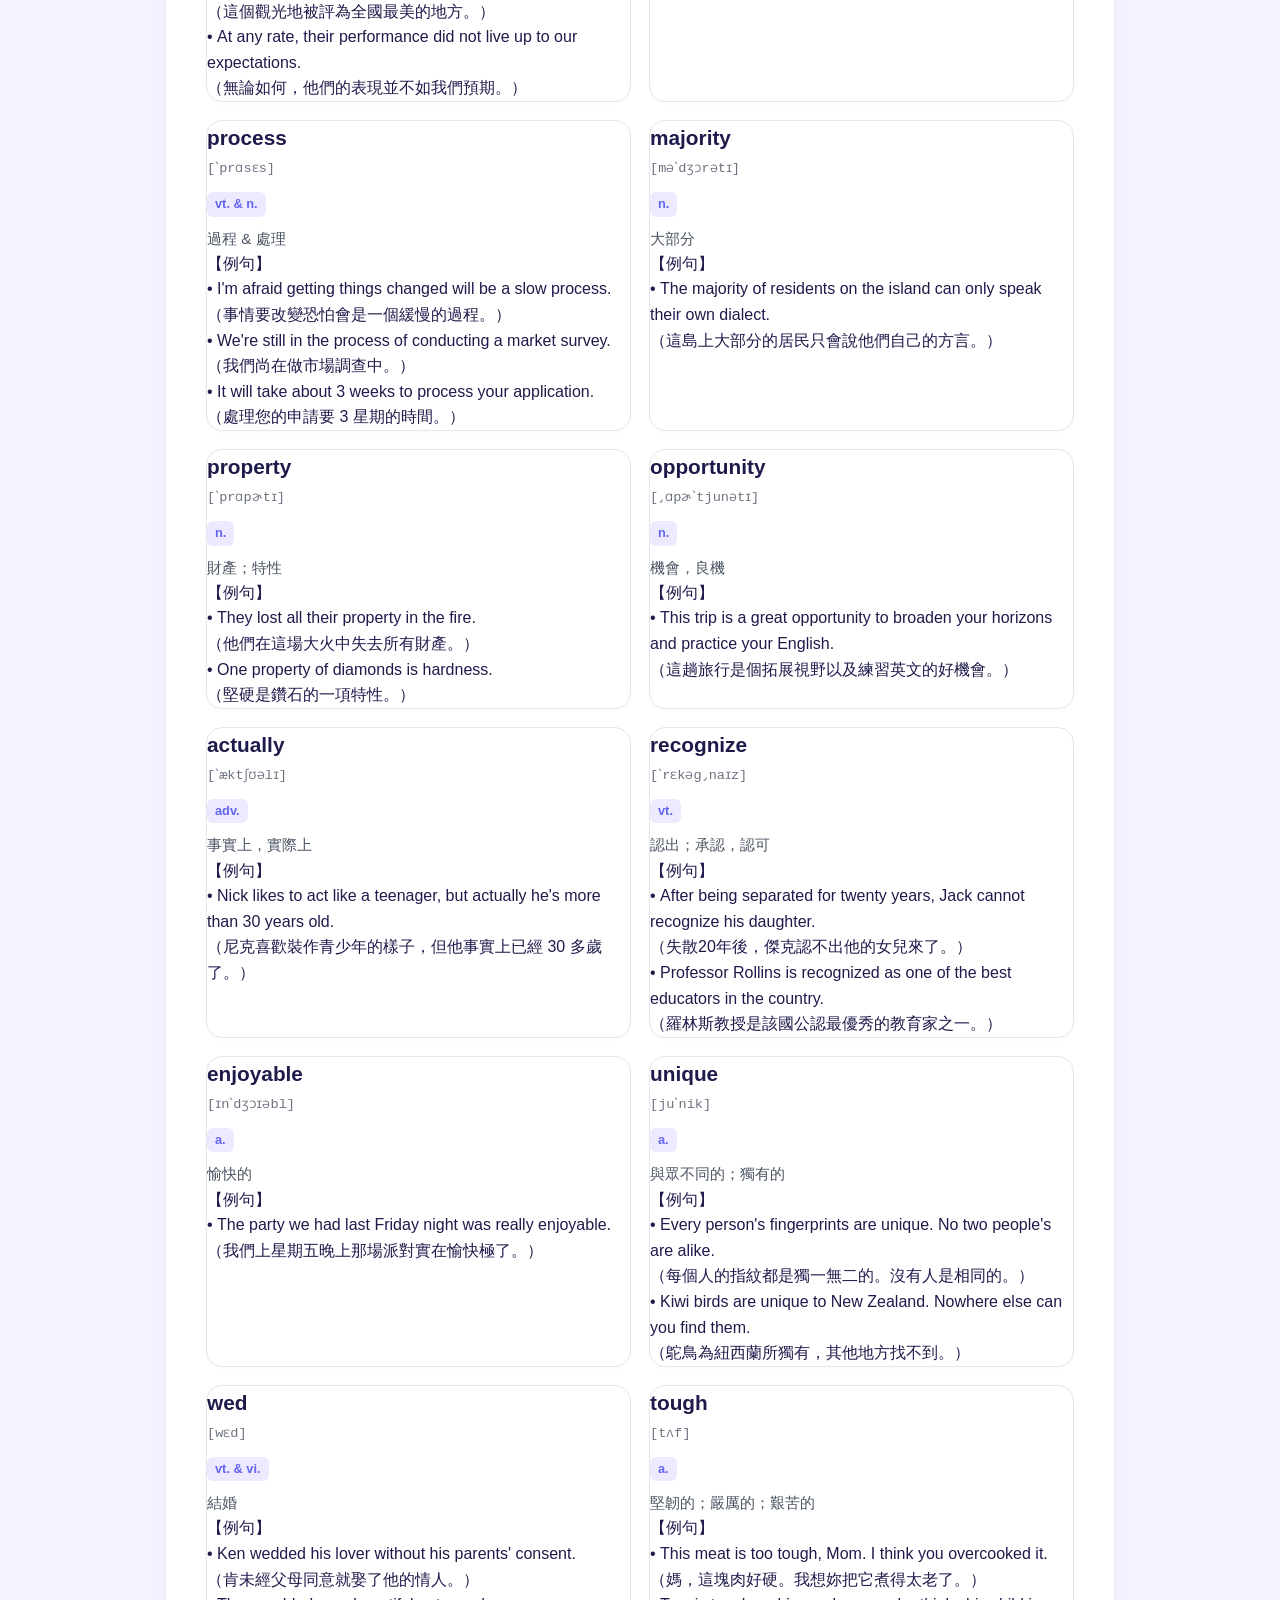
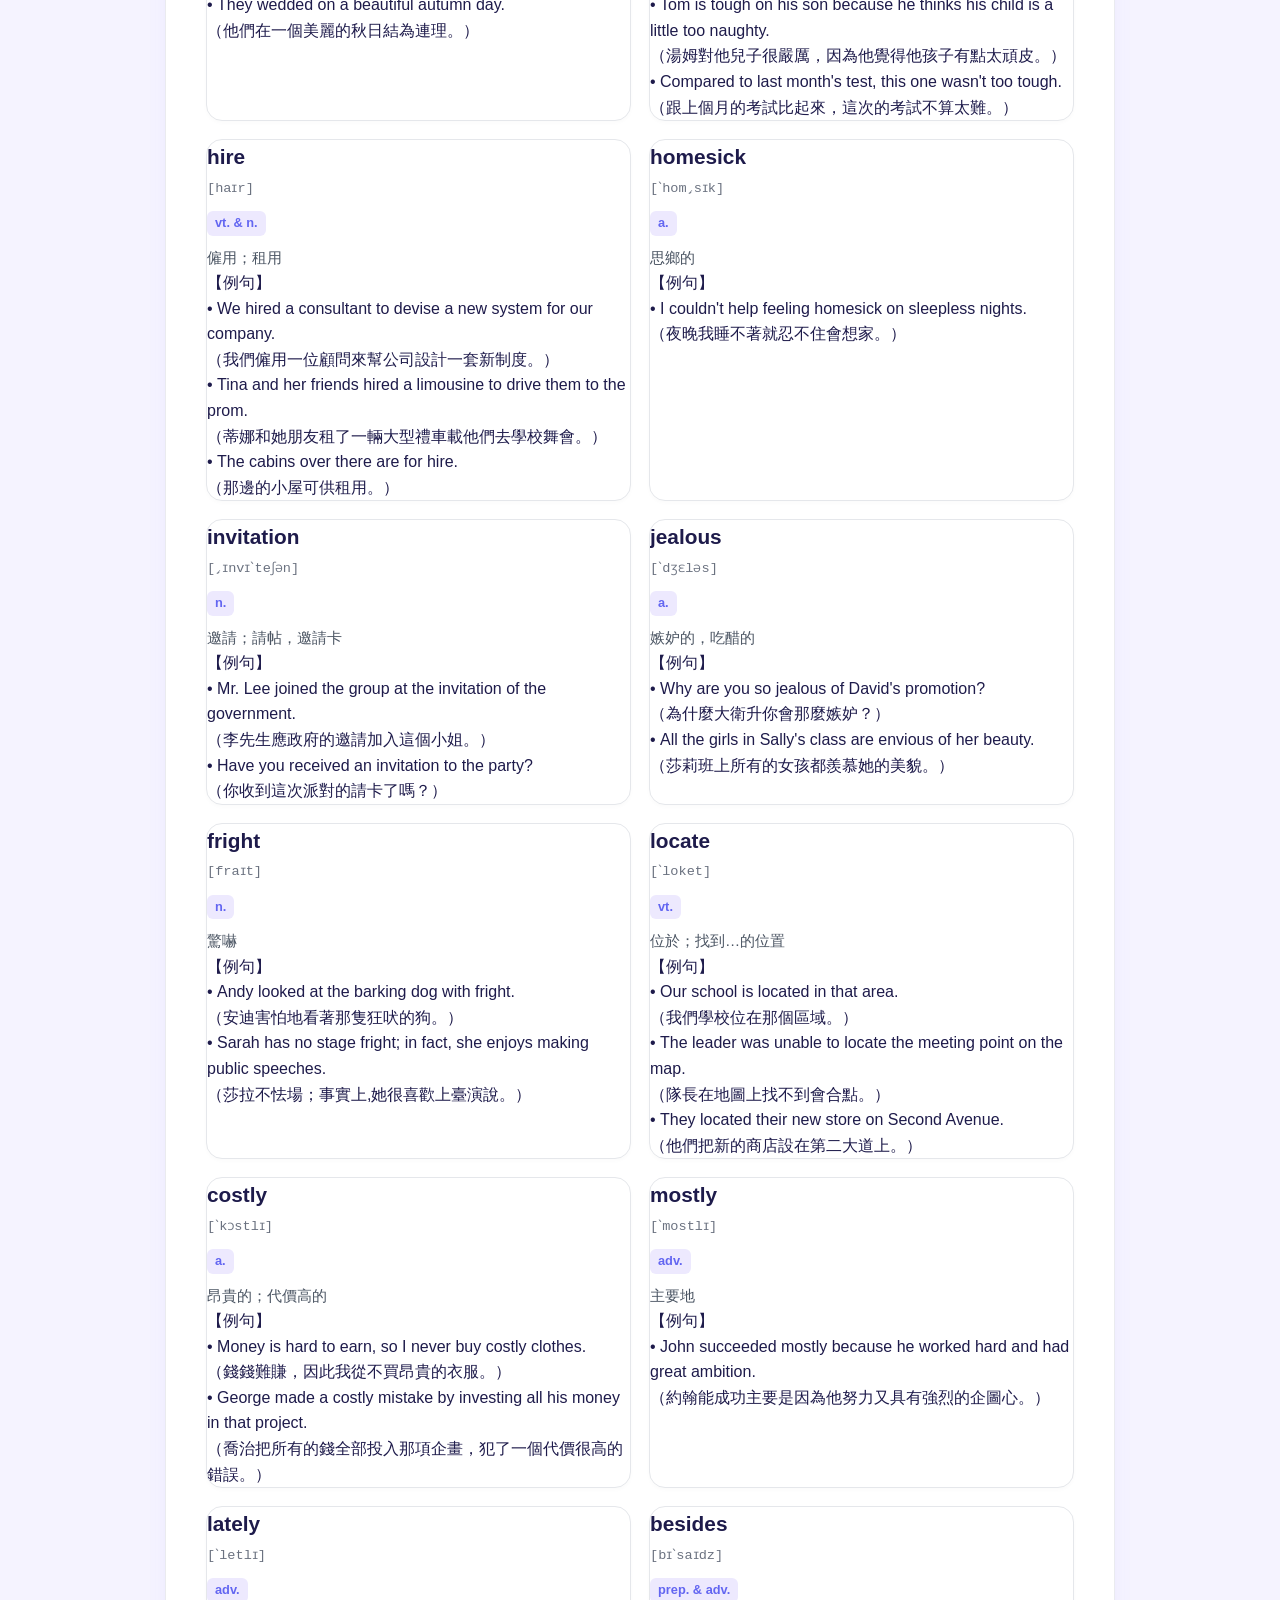
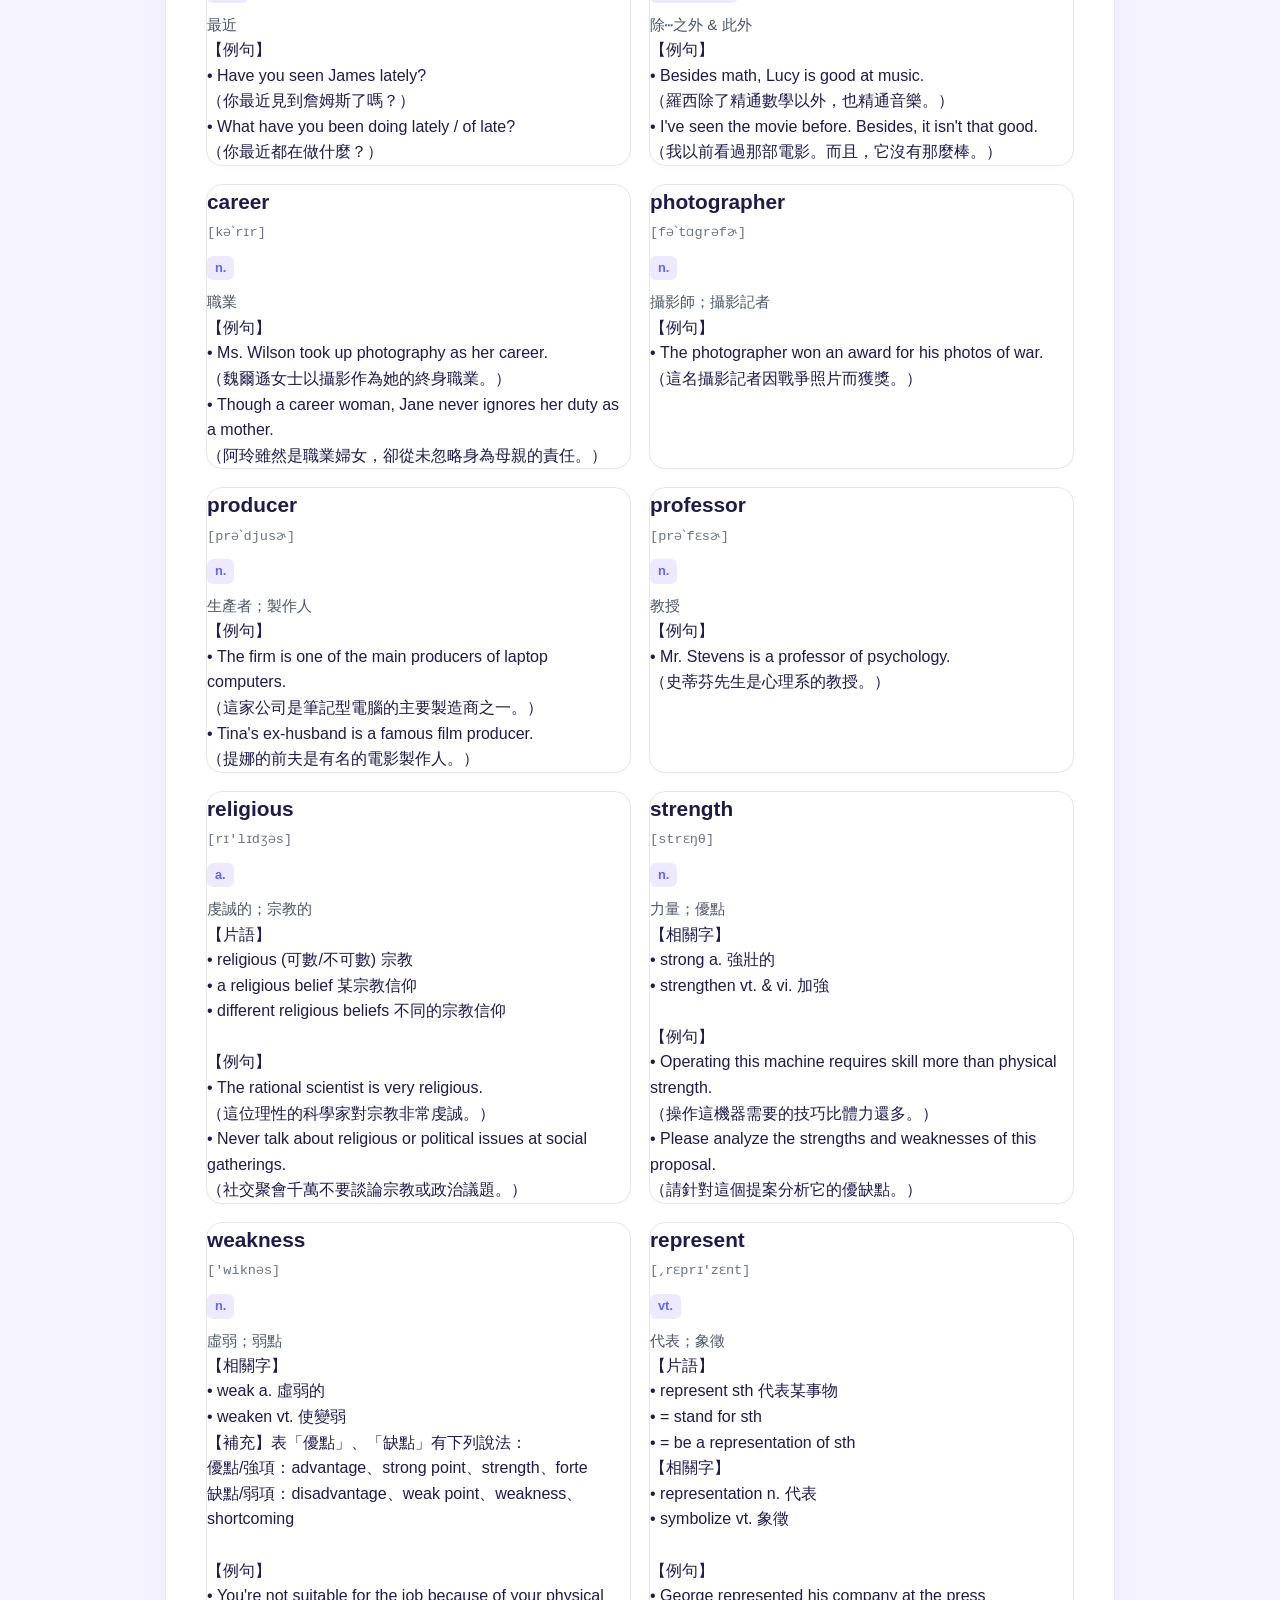
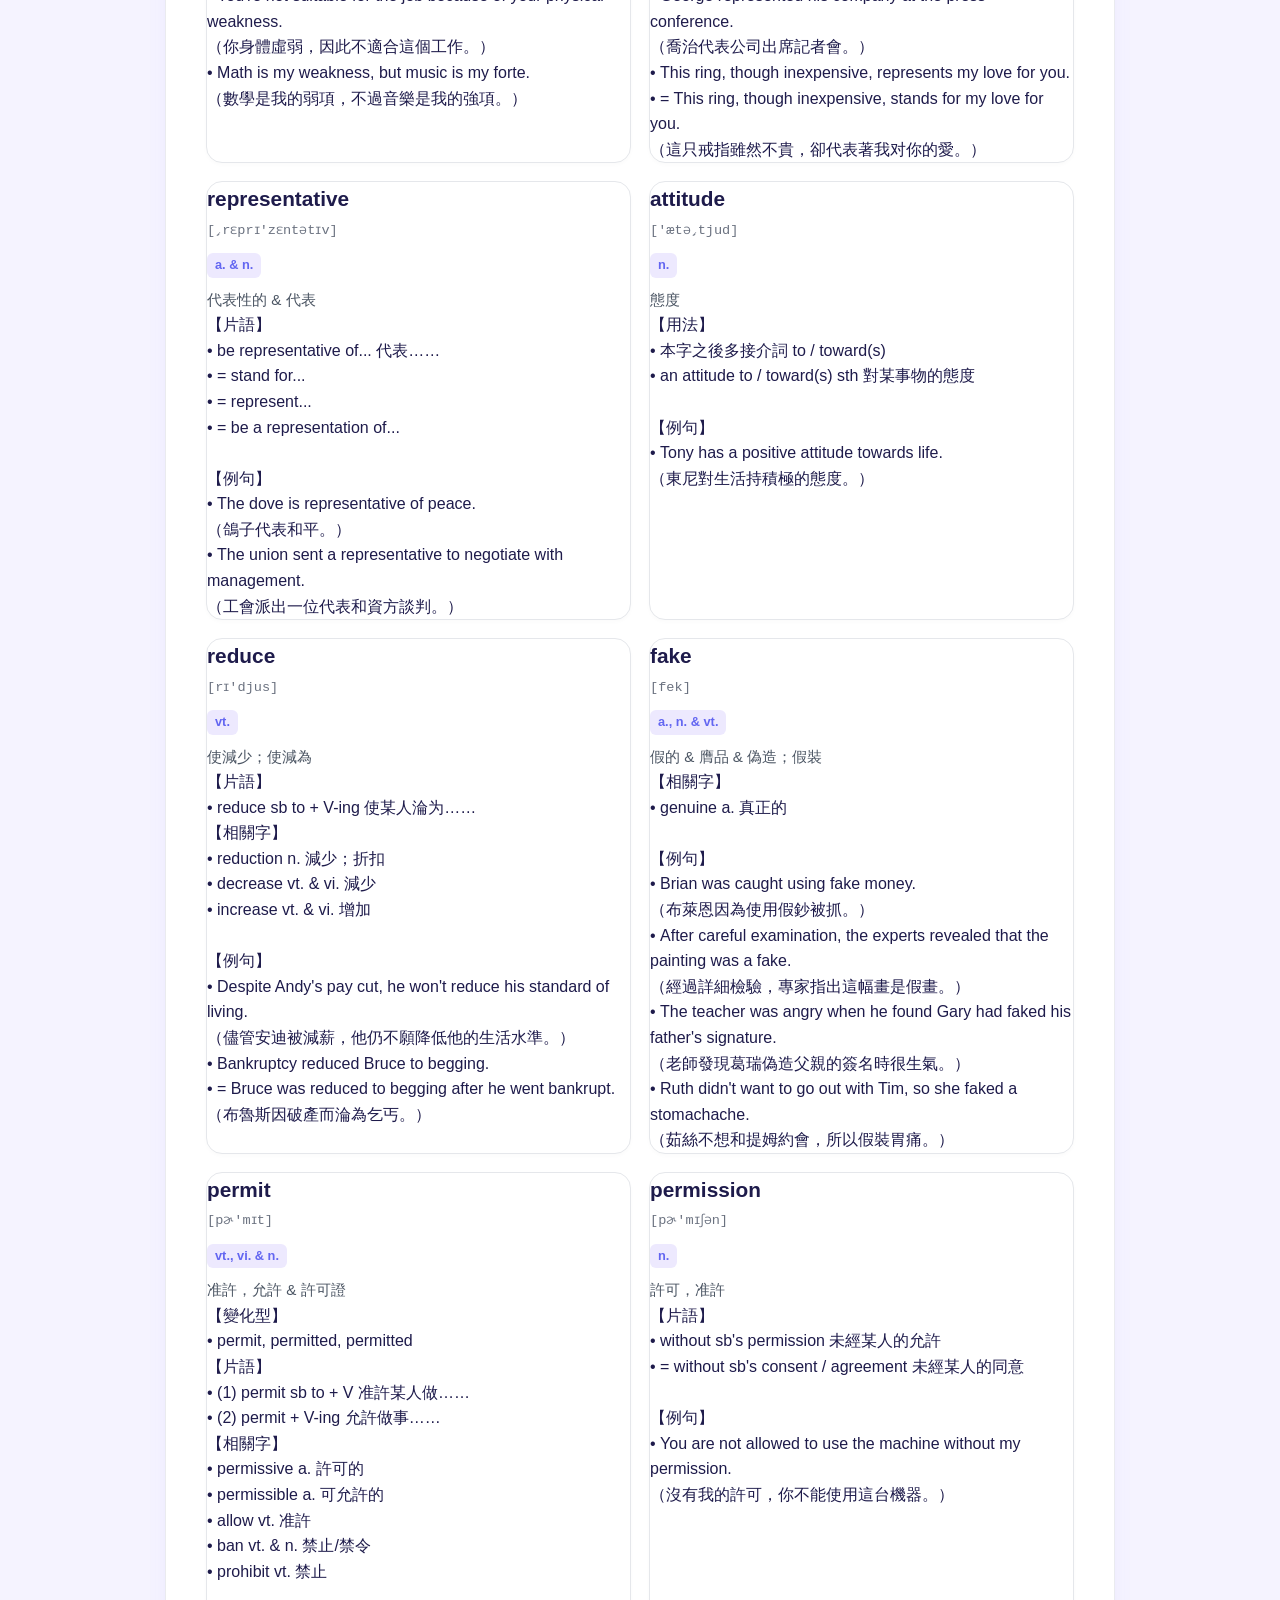
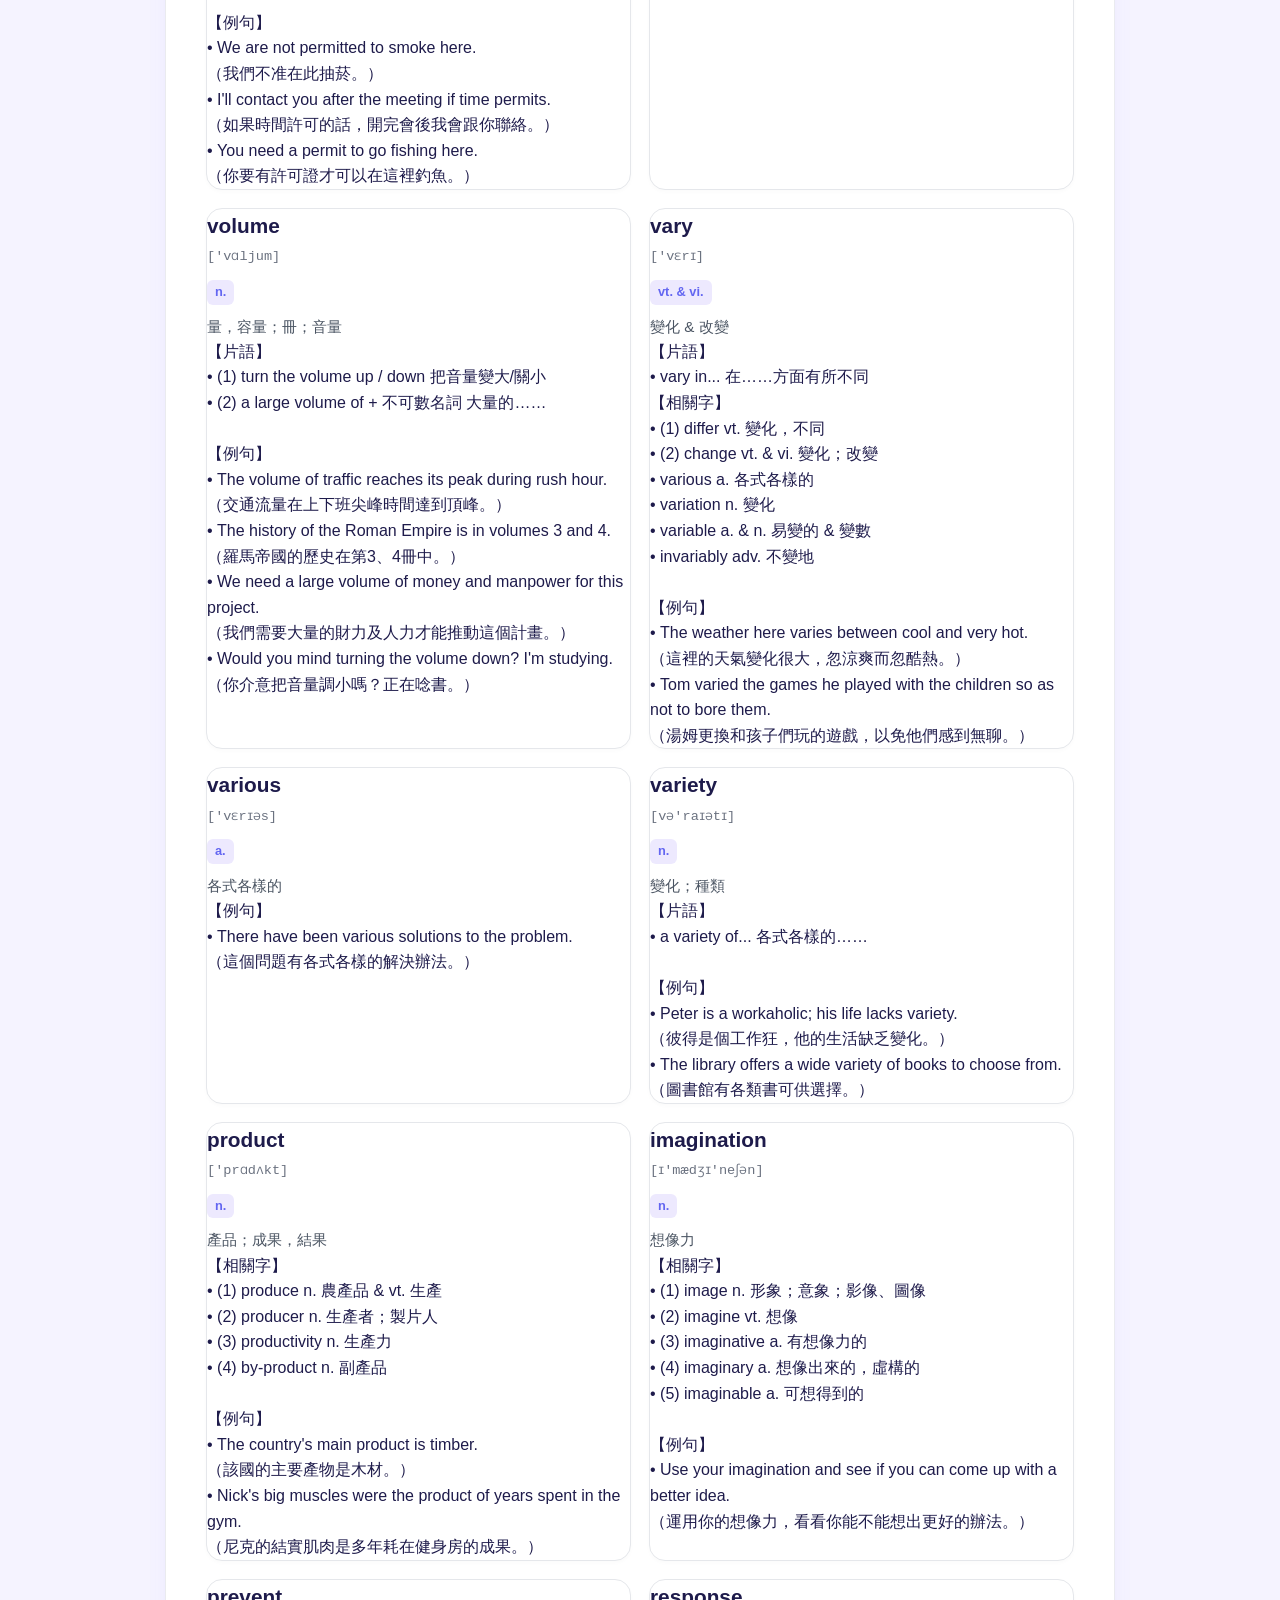
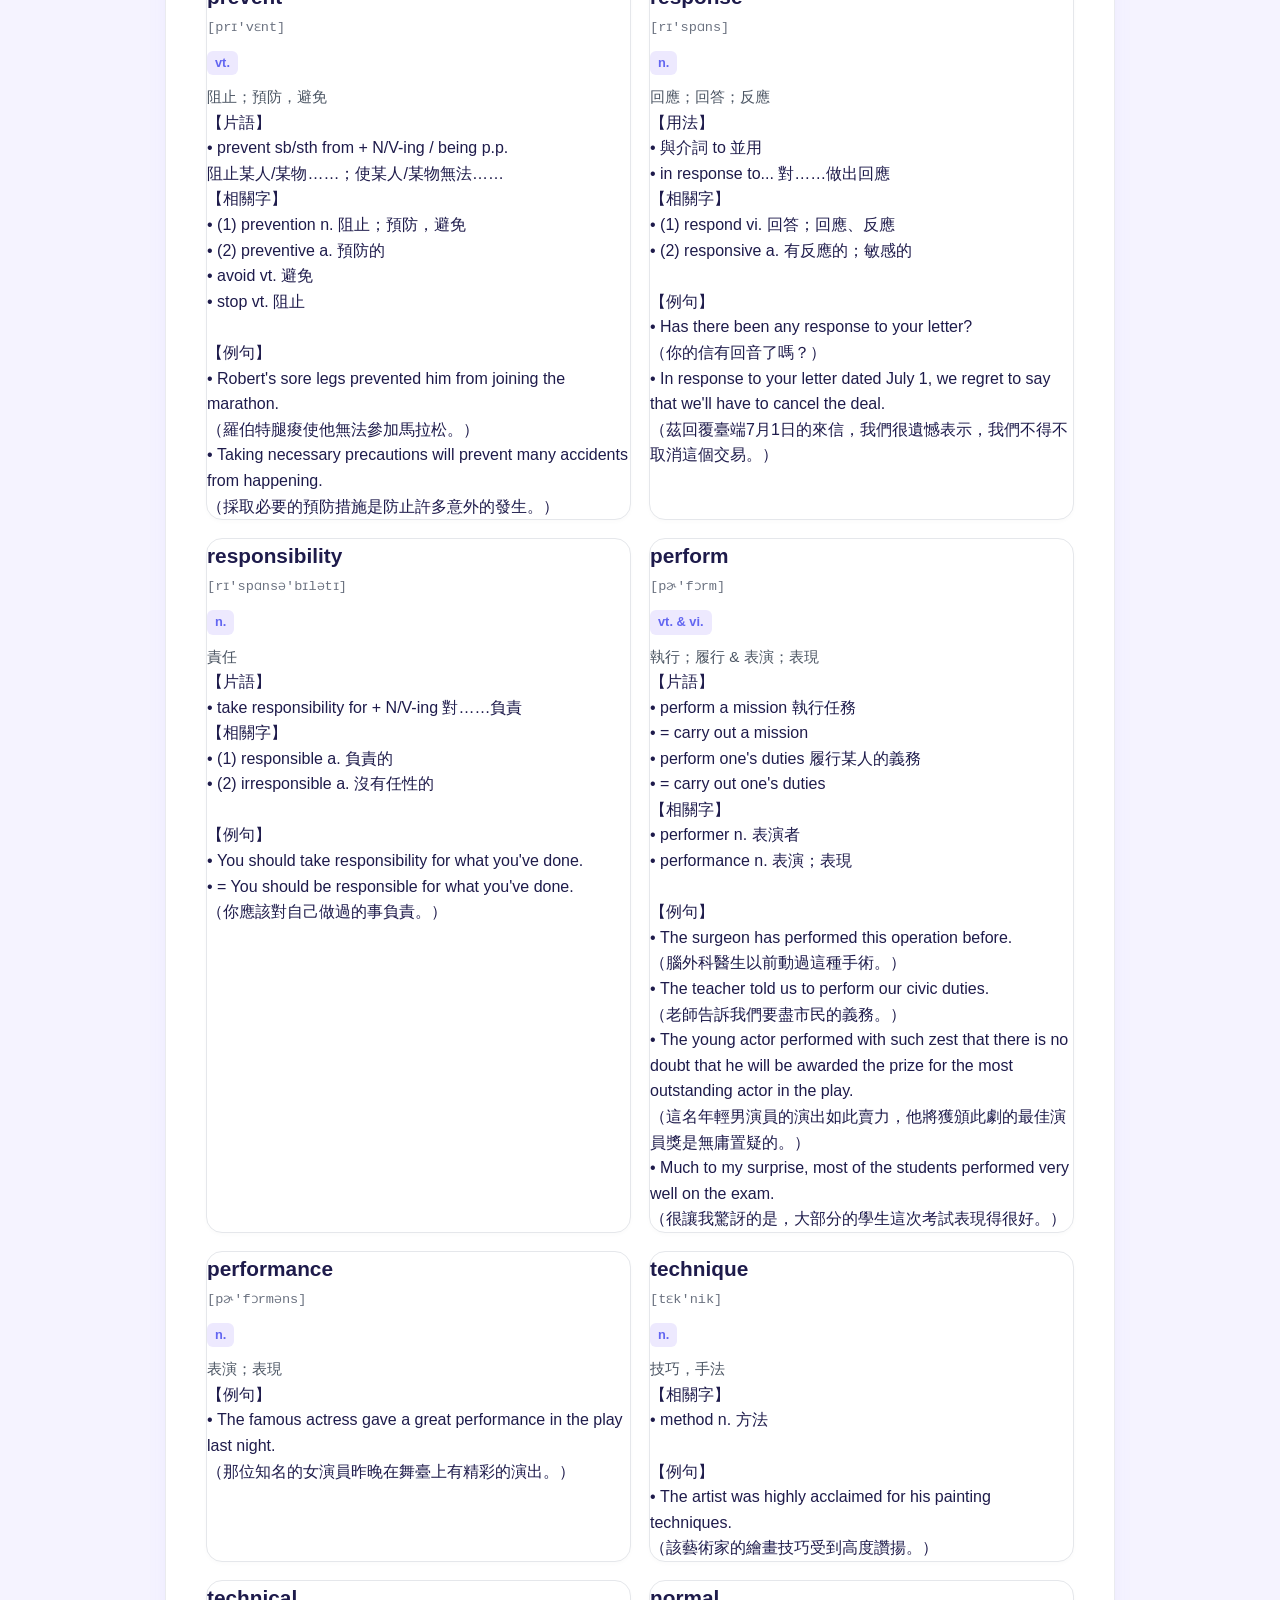
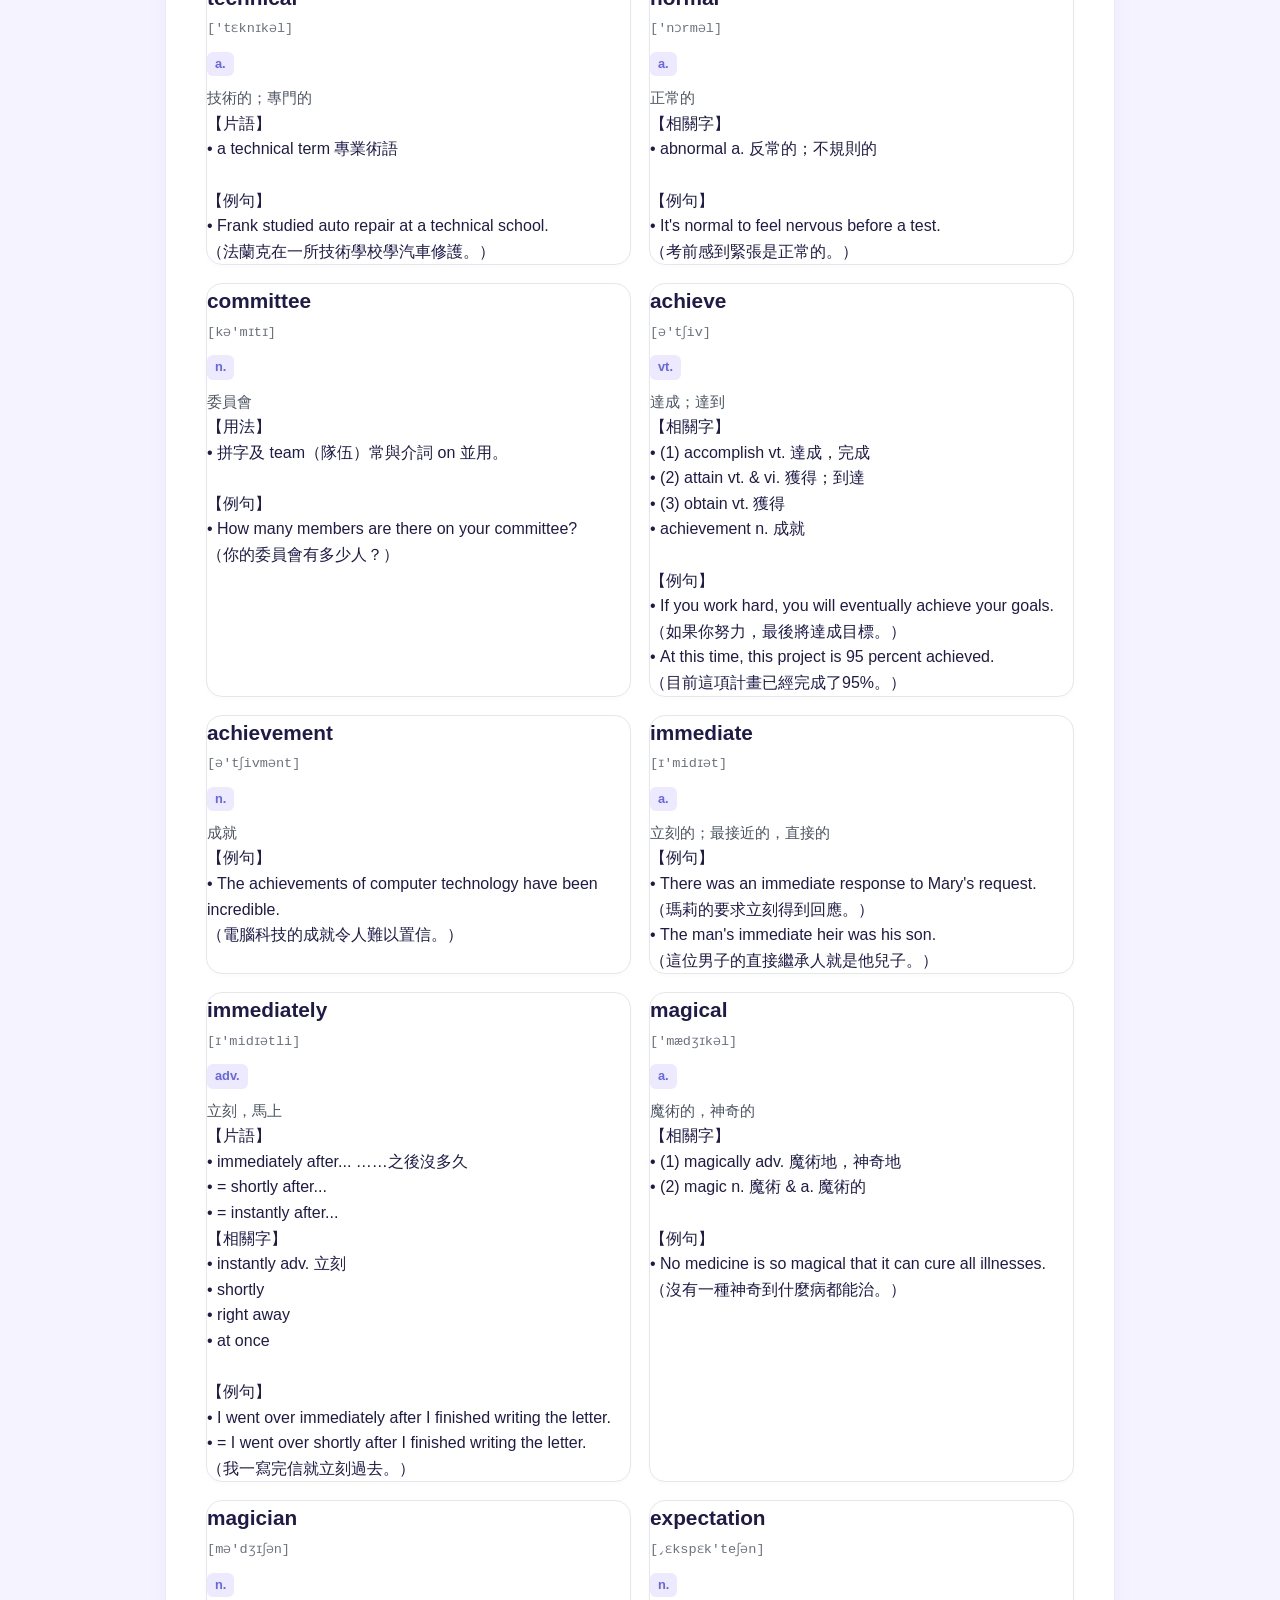
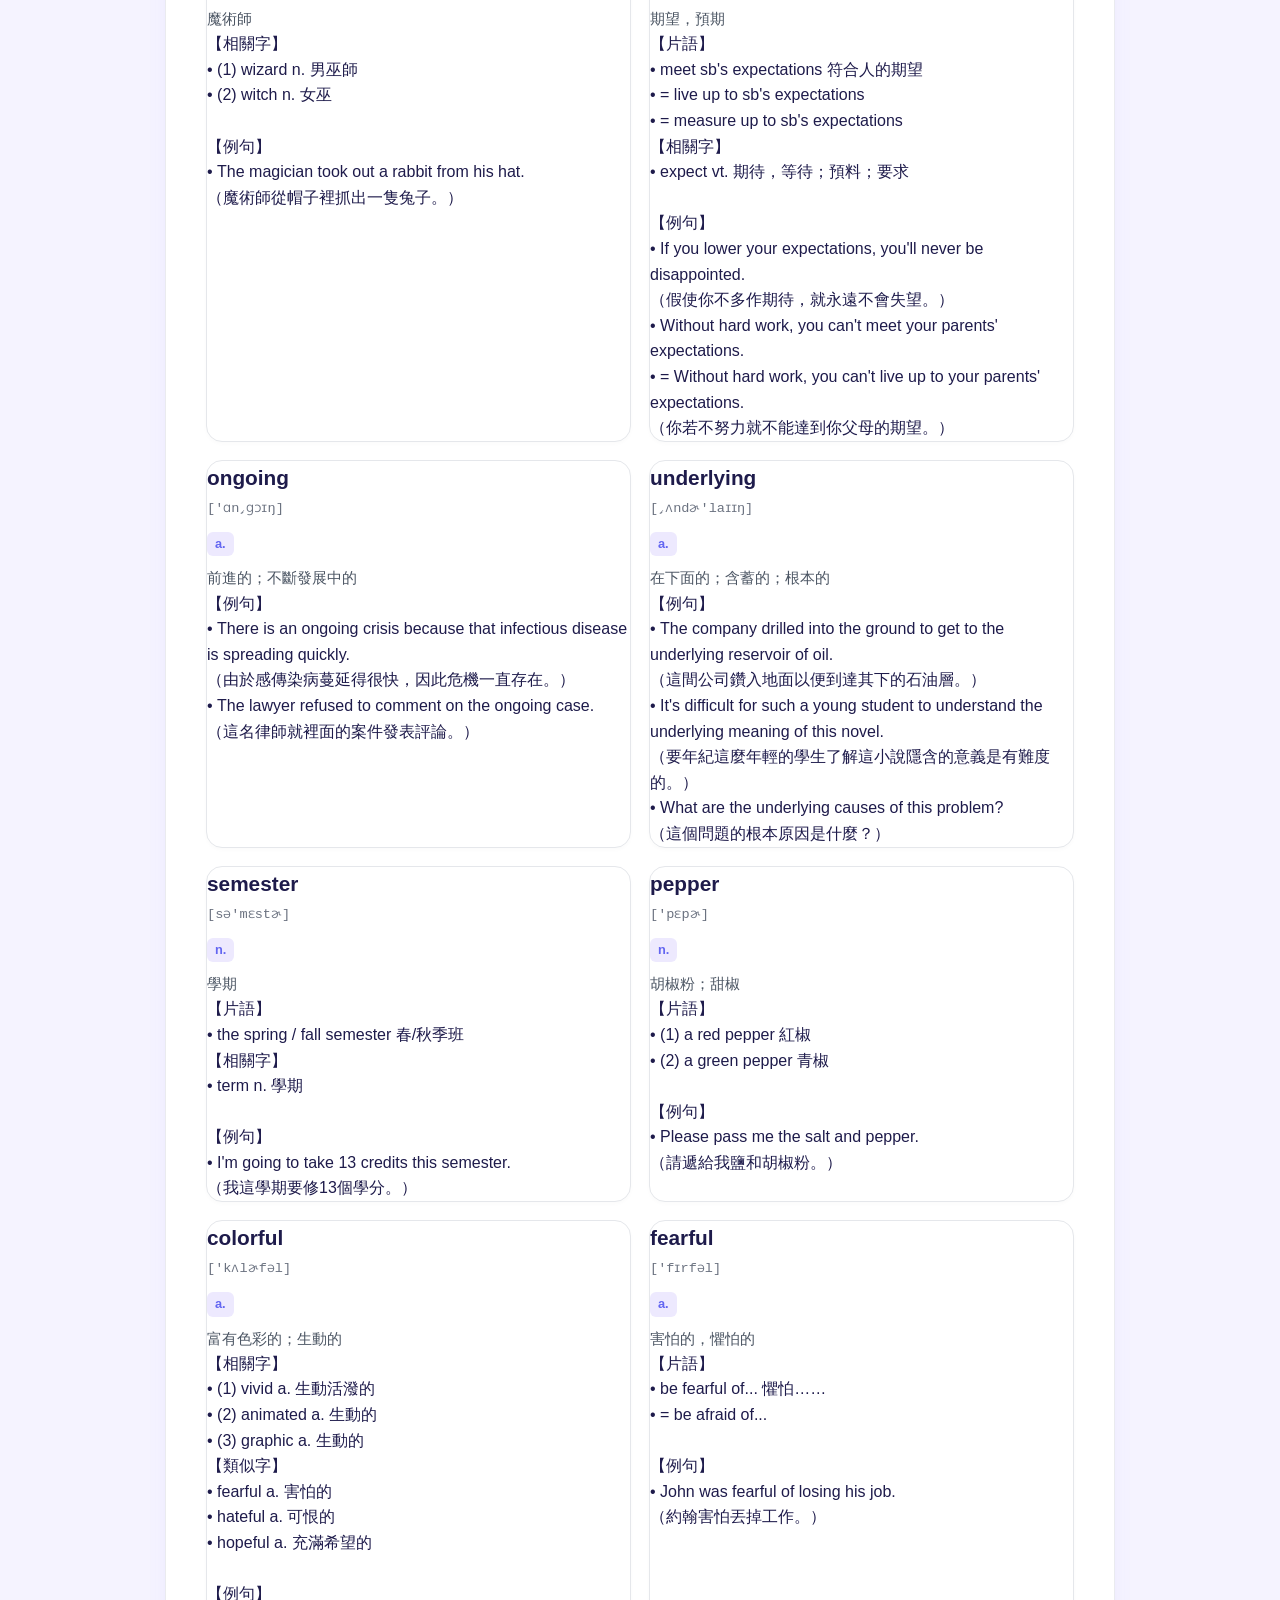
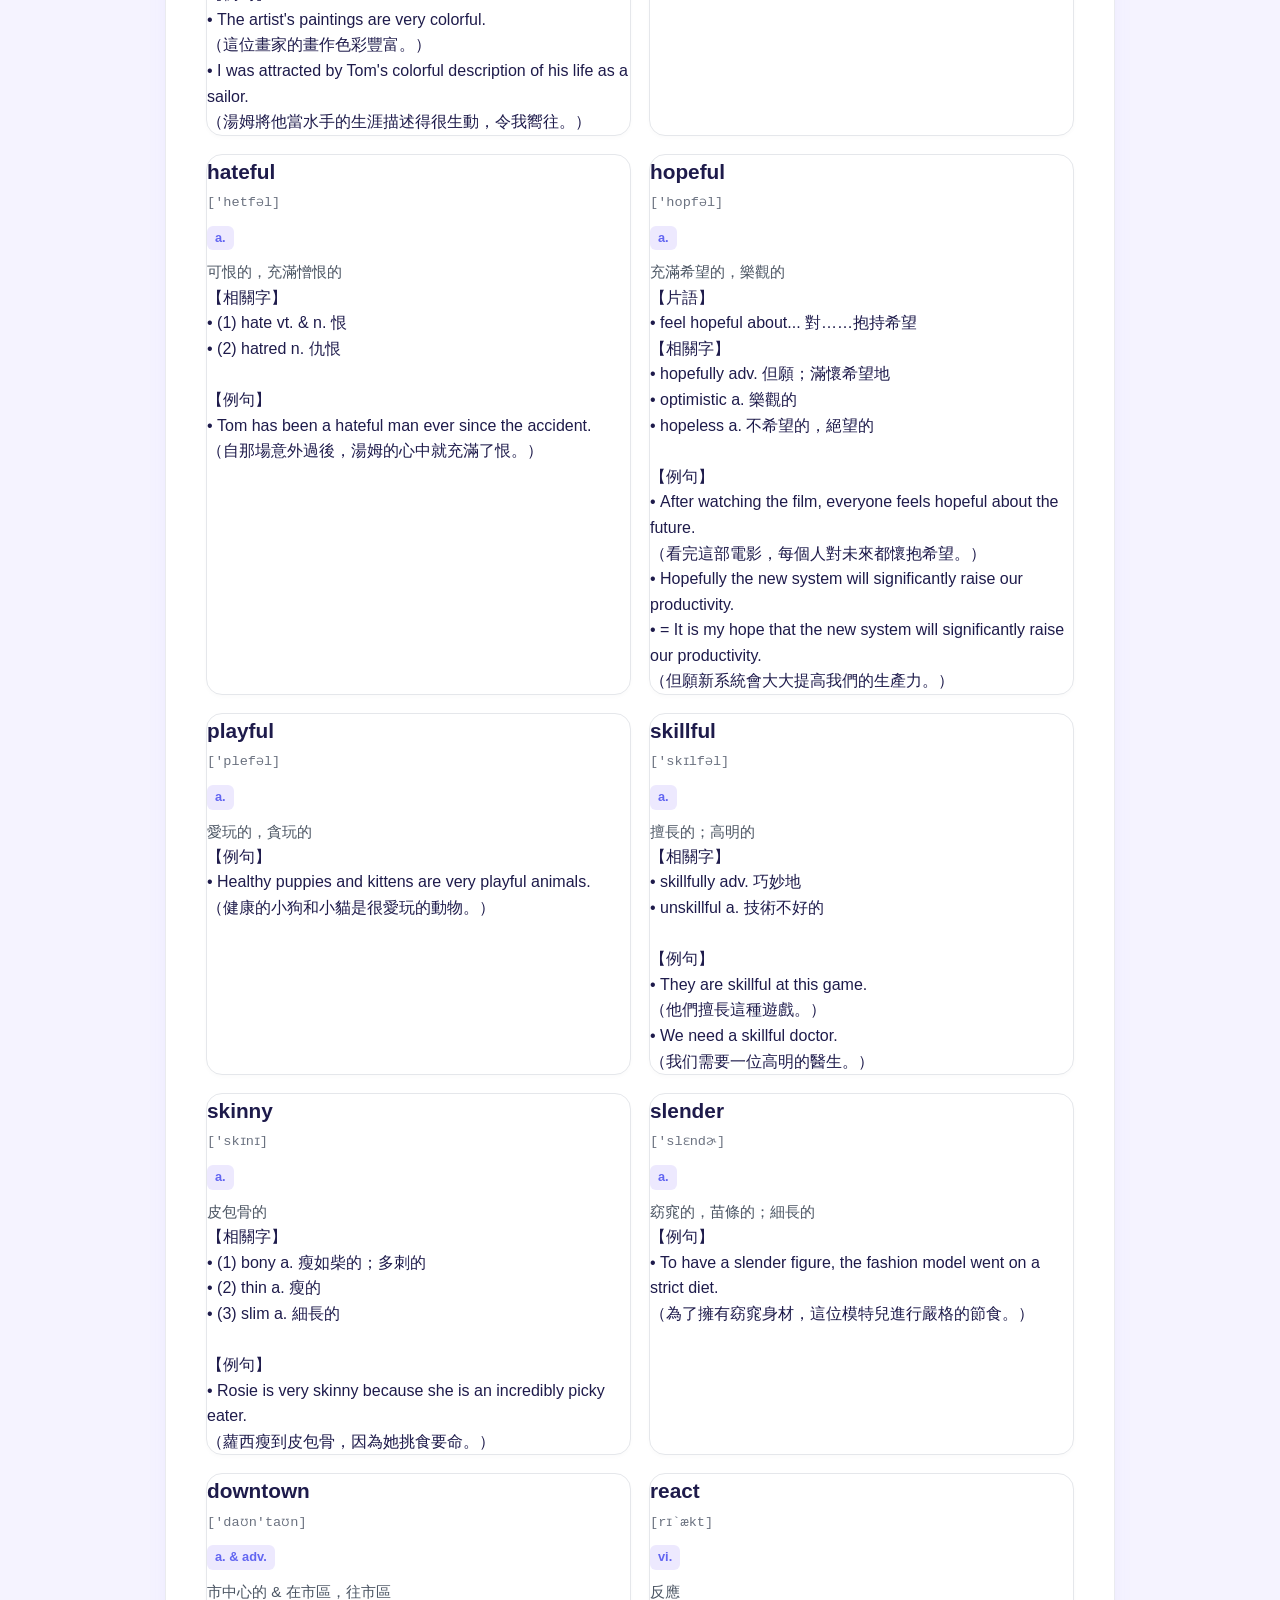
<file: 7000Level_3.html>
<!DOCTYPE html>
<html lang="zh-TW">
<head>
    <meta charset="UTF-8">
    <meta name="viewport" content="width=device-width, initial-scale=1.0">
    <title>常春藤核心單字複習與測驗</title>
    <!-- 引入獨立的 CSS 樣式檔 -->
    <link rel="stylesheet" href="style.css">
</head>
<body>

<div class="container">
    <h1>📚 常春藤7000核心單字複習與測驗</h1>

    <!-- 導覽頁籤 -->
    <div class="nav-tabs">
        <button class="nav-btn active" onclick="switchTab('cards')">單字名片</button>
        <button class="nav-btn" onclick="switchTab('quiz')">字彙測驗</button>
        <button class="nav-btn" onclick="switchTab('mistakes')">錯題本 (<span id="mistakeCount">0</span>)</button>
    </div>

    <!-- 1. 單字名片區 -->
    <div id="cards-section" class="section active">
        <div class="controls">
            <div>
                <label>選擇單元：</label>
                <select id="cardUnitSelect" onchange="renderCards()">
                    <option value="all">總複習 (全部單元)</option>
                    <option value="1">第一單元</option>
                    <option value="2">第二單元</option>
                    <option value="3">第三單元</option>
                    <option value="4">第四單元</option>
                    <option value="5">第五單元</option>
                </select>
            </div>
            <span id="cardCountInfo" style="font-size: 0.9rem; color: #6b7280;"></span>
        </div>
        <div class="card-grid" id="cardGrid"></div>
    </div>

    <!-- 2. 測驗區 -->
    <div id="quiz-section" class="section">
        <div class="controls">
            <div>
                <label>測驗範圍：</label>
                <select id="quizUnitSelect">
                    <option value="all">總複習 (全部單元)</option>
                    <option value="1">第一單元</option>
                    <option value="2">第二單元</option>
                    <option value="3">第三單元</option>
                    <option value="4">第四單元</option>
                    <option value="5">第五單元</option>
                </select>
            </div>
            <div>
                <label>題型：</label>
                <select id="quizTypeSelect">
                    <option value="en2ch">英選中</option>
                    <option value="ch2en">中選英</option>
                    <option value="spell">拼字填空</option>
                </select>
            </div>
            <div>
                <label>題數模式：</label>
                <select id="quizCountSelect">
                    <option value="10">10 題</option>
                    <option value="all">全部隨機</option>
                </select>
            </div>
            <button class="btn-primary" onclick="startQuiz()">開始測驗</button>
        </div>

        <div id="quizContainer" style="display: none;">
            <div style="display: flex; justify-content: space-between; margin-bottom: 15px; font-weight: 600; color: #4b5563;">
                <span id="quizProgress">第 1 題 / 共 10 題</span>
                <span id="quizScore">得分：0</span>
            </div>
            <div class="quiz-box">
                <div class="quiz-question" id="quizQuestionText">Question</div>
                
                <!-- 選擇題選項 -->
                <div id="choiceContainer" class="options-grid"></div>

                <!-- 拼字題輸入框 -->
                <div id="spellContainer" style="display: none;">
                    <input type="text" id="spellInput" class="spell-input" placeholder="請輸入英文單字..." autocomplete="off">
                    <button class="btn-primary" onclick="submitSpellAnswer()">送出答案</button>
                </div>

                <div class="feedback" id="quizFeedback"></div>
            </div>
            <div style="text-align: right; margin-top: 20px;">
                <button id="nextBtn" class="btn-primary" style="display: none;" onclick="nextQuestion()">下一題</button>
            </div>
        </div>

        <div id="quizStartPrompt" style="text-align: center; padding: 40px; color: #6b7280;">
            請設定上方範圍、題型與題數，並點擊「開始測驗」！
        </div>
    </div>

    <!-- 3. 錯題本區 -->
    <div id="mistakes-section" class="section">
        <div class="controls">
            <span>紀錄您在測驗中答錯的單字與時間</span>
            <button onclick="clearMistakes()" style="background: #fee2e2; color: #991b1b; border: 1px solid #f87171; border-radius: 6px; cursor: pointer; padding: 6px 12px;">清空錯題本</button>
        </div>
        <div id="mistakeTableContainer"></div>
    </div>
</div>

<!-- 優先引入獨立的單字資料庫檔案 -->
<script src="7000.js"></script>

<!-- 主系統邏輯 -->
<script>

// 發音功能的 JavaScript 程式碼
function speakWord(wordText) {
    if ('speechSynthesis' in window) {
        // 停止先前正在唸的語音
        window.speechSynthesis.cancel();
        
        const utterance = new SpeechSynthesisUtterance(wordText);
        utterance.lang = 'en-US'; // 設定美式英文發音
        utterance.rate = 0.9;     // 語速稍微放慢一點，適合學習
        window.speechSynthesis.speak(utterance);
    } else {
        alert('您的瀏覽器不支援語音朗讀功能');
    }
}


// 全域狀態
let mistakes = JSON.parse(localStorage.getItem('vocab_mistakes') || '[]');

// 頁籤切換
function switchTab(tabId) {
    document.querySelectorAll('.section').forEach(el => el.classList.remove('active'));
    document.querySelectorAll('.nav-btn').forEach(el => el.classList.remove('active'));
    
    if (tabId === 'cards') {
        document.getElementById('cards-section').classList.add('active');
        event.target.classList.add('active');
        renderCards();
    } else if (tabId === 'quiz') {
        document.getElementById('quiz-section').classList.add('active');
        event.target.classList.add('active');
    } else if (tabId === 'mistakes') {
        document.getElementById('mistakes-section').classList.add('active');
        event.target.classList.add('active');
        renderMistakes();
    }
}

// 取得全部單字總集合
function getAllWords() {
    return [
        ...unit1WordsData,
        ...unit2WordsData,
        ...unit3WordsData,
        ...unit4WordsData,
        ...unit5WordsData
    ];
}

// 取得目前選取的單字清單
function getSelectedWords(unitVal) {
    if (unitVal === '1') return unit1WordsData;
    if (unitVal === '2') return unit2WordsData;
    if (unitVal === '3') return unit3WordsData;
    if (unitVal === '4') return unit4WordsData;
    if (unitVal === '5') return unit5WordsData;
    return getAllWords(); // 總複習
}

// 1. 渲染名片
function renderCards() {
    const unitVal = document.getElementById('cardUnitSelect').value;
    const words = getSelectedWords(unitVal);
    const grid = document.getElementById('cardGrid');
    document.getElementById('cardCountInfo').innerText = `共 ${words.length} 個單字`;
    
    grid.innerHTML = words.map(w => `
        <div class="vocab-card">
            <div class="word">${w.vocab}</div>
            <div class="kk">${w.kk}</div>
            <div><span class="pos">${w.pos}</span></div>
            <div class="def">${w.definition}</div>
            ${w.extension ? `<div class="ext">${w.extension}</div>` : ''}
        </div>
    `).join('');
}

// 音效系統 (Web Audio API)
function playSound(type) {
    try {
        const audioCtx = new (window.AudioContext || window.webkitAudioContext)();
        const osc = audioCtx.createOscillator();
        const gain = audioCtx.createGain();
        osc.connect(gain);
        gain.connect(audioCtx.destination);

        const now = audioCtx.currentTime;
        if (type === 'correct') {
            osc.frequency.setValueAtTime(587.33, now); // D5
            osc.frequency.setValueAtTime(880, now + 0.1); // A5
            gain.gain.setValueAtTime(0.1, now);
            gain.gain.exponentialRampToValueAtTime(0.001, now + 0.3);
            osc.start(now);
            osc.stop(now + 0.3);
        } else {
            osc.type = 'sawtooth';
            osc.frequency.setValueAtTime(150, now);
            osc.frequency.setValueAtTime(100, now + 0.15);
            gain.gain.setValueAtTime(0.15, now);
            gain.gain.exponentialRampToValueAtTime(0.001, now + 0.4);
            osc.start(now);
            osc.stop(now + 0.4);
        }
    } catch (e) {
        console.log("Audio not supported or blocked");
    }
}

// 2. 測驗邏輯
let quizList = [];
let currentIdx = 0;
let score = 0;
let currentQuestionData = null;

function startQuiz() {
    const unitVal = document.getElementById('quizUnitSelect').value;
    const typeVal = document.getElementById('quizTypeSelect').value;
    const countVal = document.getElementById('quizCountSelect').value;
    
    let pool = getSelectedWords(unitVal);
    if (pool.length < 4 && typeVal !== 'spell') {
        alert("單字數量不足 4 個，無法產生選擇題選項！");
        return;
    }

    // 隨機打散全部單字
    let shuffledPool = [...pool].sort(() => 0.5 - Math.random());

    // 依照選擇的題數模式決定測驗清單
    if (countVal === '10') {
        quizList = shuffledPool.slice(0, Math.min(10, shuffledPool.length));
    } else {
        quizList = shuffledPool; // 全部隨機
    }

    currentIdx = 0;
    score = 0;

    document.getElementById('quizStartPrompt').style.display = 'none';
    document.getElementById('quizContainer').style.display = 'block';
    loadQuestion();
}

function loadQuestion() {
    if (currentIdx >= quizList.length) {
        document.getElementById('quizContainer').innerHTML = `
            <div style="text-align: center; padding: 40px;">
                <h2>🎉 測驗結束！</h2>
                <p style="font-size: 1.5rem; margin: 20px 0;">您的最終得分：<strong>${score} / ${quizList.length}</strong></p>
                <button class="btn-primary" onclick="location.reload()">重新開始</button>
            </div>
        `;
        return;
    }

    currentQuestionData = quizList[currentIdx];
    document.getElementById('quizProgress').innerText = `第 ${currentIdx + 1} 題 / 共 ${quizList.length} 題`;
    document.getElementById('quizScore').innerText = `得分：${score}`;
    document.getElementById('quizFeedback').innerText = '';
    document.getElementById('nextBtn').style.display = 'none';

    const typeVal = document.getElementById('quizTypeSelect').value;
    const choiceContainer = document.getElementById('choiceContainer');
    const spellContainer = document.getElementById('spellContainer');

    if (typeVal === 'en2ch') {
        choiceContainer.style.display = 'grid';
        spellContainer.style.display = 'none';
        document.getElementById('quizQuestionText').innerText = `請問 "${currentQuestionData.vocab}" 的意思為何？`;
        
        let options = [currentQuestionData.definition];
        let otherPool = getAllWords().filter(w => w.vocab !== currentQuestionData.vocab);
        while (options.length < 4 && otherPool.length > 0) {
            let randWord = otherPool.splice(Math.floor(Math.random() * otherPool.length), 1)[0];
            if (!options.includes(randWord.definition)) options.push(randWord.definition);
        }
        options.sort(() => 0.5 - Math.random());

        choiceContainer.innerHTML = options.map(opt => `
            <button class="option-btn" onclick="checkChoiceAnswer('${opt.replace(/'/g, "\\'")}')">${opt}</button>
        `).join('');

    } else if (typeVal === 'ch2en') {
        choiceContainer.style.display = 'grid';
        spellContainer.style.display = 'none';
        document.getElementById('quizQuestionText').innerText = `下列何者代表 "${currentQuestionData.definition}"？`;
        
        let options = [currentQuestionData.vocab];
        let otherPool = getAllWords().filter(w => w.vocab !== currentQuestionData.vocab);
        while (options.length < 4 && otherPool.length > 0) {
            let randWord = otherPool.splice(Math.floor(Math.random() * otherPool.length), 1)[0];
            if (!options.includes(randWord.vocab)) options.push(randWord.vocab);
        }
        options.sort(() => 0.5 - Math.random());

        choiceContainer.innerHTML = options.map(opt => `
            <button class="option-btn" onclick="checkChoiceAnswer('${opt}')">${opt}</button>
        `).join('');

    } else if (typeVal === 'spell') {
        choiceContainer.style.display = 'none';
        spellContainer.style.display = 'block';
        document.getElementById('quizQuestionText').innerText = `請拼出符合以下定義的單字：\n【${currentQuestionData.definition}】`;
        document.getElementById('spellInput').value = '';
        document.getElementById('spellInput').focus();
    }
}

function checkChoiceAnswer(selected) {
    const isCorrect = (selected === currentQuestionData.definition || selected === currentQuestionData.vocab);
    handleAnswerResult(isCorrect);
}

function submitSpellAnswer() {
    const userVal = document.getElementById('spellInput').value.trim().toLowerCase();
    const isCorrect = (userVal === currentQuestionData.vocab.toLowerCase());
    handleAnswerResult(isCorrect);
}

function handleAnswerResult(isCorrect) {
    const fb = document.getElementById('quizFeedback');
    document.querySelectorAll('.option-btn').forEach(btn => btn.disabled = true);

    if (isCorrect) {
        score++;
        fb.innerText = '答對了！太棒了！';
        fb.className = 'feedback correct';
        playSound('correct');
    } else {
        fb.innerText = `答錯了！正確答案是：${currentQuestionData.vocab} (${currentQuestionData.definition})`;
        fb.className = 'feedback incorrect';
        playSound('incorrect');
        addMistake(currentQuestionData);
    }

    document.getElementById('quizScore').innerText = `得分：${score}`;
    document.getElementById('nextBtn').style.display = 'inline-block';
}

function nextQuestion() {
    currentIdx++;
    loadQuestion();
}

// 3. 錯題本管理
function addMistake(wordObj) {
    const now = new Date();
    const timestamp = `${now.getFullYear()}-${String(now.getMonth()+1).padStart(2,'0')}-${String(now.getDate()).padStart(2,'0')} ${String(now.getHours()).padStart(2,'0')}:${String(now.getMinutes()).padStart(2,'0')}:${String(now.getSeconds()).padStart(2,'0')}`;
    
    mistakes = mistakes.filter(m => m.vocab !== wordObj.vocab);
    mistakes.unshift({ ...wordObj, timestamp });
    
    localStorage.setItem('vocab_mistakes', JSON.stringify(mistakes));
    updateMistakeCount();
}

function updateMistakeCount() {
    document.getElementById('mistakeCount').innerText = mistakes.length;
}

function renderMistakes() {
    const container = document.getElementById('mistakeTableContainer');
    updateMistakeCount();

    if (mistakes.length === 0) {
        container.innerHTML = `<div class="empty-msg">太棒了！目前沒有錯題紀錄。</div>`;
        return;
    }

    container.innerHTML = `
        <table>
            <thead>
                <tr>
                    <th>單字</th>
                    <th>KK / 詞性</th>
                    <th>中文定義</th>
                    <th>錯題時間</th>
                </tr>
            </thead>
            <tbody>
                ${mistakes.map(m => `
                    <tr>
                        <td><strong>${m.vocab}</strong></td>
                        <td>${m.kk}<br><span style="font-size:0.75rem; color:#6b7280">${m.pos}</span></td>
                        <td>${m.definition}</td>
                        <td class="timestamp">${m.timestamp}</td>
                    </tr>
                `).join('')}
            </tbody>
        </table>
    `;
}

function clearMistakes() {
    if (confirm("確定要清空所有錯題紀錄嗎？")) {
        mistakes = [];
        localStorage.removeItem('vocab_mistakes');
        renderMistakes();
    }
}

// 初始化
updateMistakeCount();
renderCards();
</script>

</body>
</html>
</file>
<file: style.css>
/* 全域變數與粉紫質感色彩定義 */
:root {
    --primary: #6366f1;         /* 質感主色：柔和亮紫 */
    --primary-hover: #4f46e5;   /* 按鈕hover色 */
    --primary-light: #ede9fe;   /* 淺紫背景裝飾 */
    --bg-color: #f5f3ff;        /* 頁面背景：極淡粉薰衣草白 */
    --card-bg: #ffffff;         /* 卡片背景：純白 */
    --text-main: #1e1b4b;       /* 主要文字：深紫灰（柔和不刺眼） */
    --text-muted: #6b7280;      /* 次要文字：灰色 */
    --border-color: #e5e7eb;    /* 邊框色 */
    --success: #10b981;         /* 成功綠 */
    --danger: #ef4444;          /* 錯誤紅 */
    --radius: 20px;             /* 大圓角，更溫潤 */
    --shadow: 0 10px 25px -5px rgb(99 102 241 / 0.08), 0 8px 10px -6px rgb(99 102 241 / 0.08); /* 柔和紫色暈影 */
}

/* 基礎設定與字體最佳化 */
* {
    box-sizing: border-box;
    margin: 0;
    padding: 0;
}

body {
    font-family: -apple-system, BlinkMacSystemFont, "Segoe UI", Roboto, "Helvetica Neue", Arial, "Microsoft JhengHei", "微軟正黑體", sans-serif;
    background-color: var(--bg-color);
    color: var(--text-main);
    line-height: 1.6;
    padding: 40px 20px;
    min-height: 100vh;
}

/* 主容器 */
.container {
    max-width: 950px;
    margin: 0 auto;
    background: var(--card-bg);
    padding: 40px;
    border-radius: var(--radius);
    box-shadow: var(--shadow);
    border: 1px solid rgba(229, 231, 235, 0.8);
}

/* 標題優化 */
h1 {
    margin-bottom: 28px;
    color: var(--text-main);
    font-size: 1.8rem;
    font-weight: 700;
    display: flex;
    align-items: center;
    gap: 12px;
    letter-spacing: -0.025em;
}

/* 頁籤導覽列 (膠囊風格) */
.nav-tabs {
    display: flex;
    gap: 10px;
    margin-bottom: 32px;
    background: #f8fafc;
    padding: 8px;
    border-radius: 50px;
    border: 1px solid var(--border-color);
    width: fit-content;
}

.nav-btn {
    background: transparent;
    border: none;
    padding: 10px 24px;
    font-size: 0.95rem;
    font-weight: 600;
    color: var(--text-muted);
    cursor: pointer;
    border-radius: 50px;
    transition: all 0.25s ease;
}

.nav-btn:hover {
    color: var(--primary);
    background-color: var(--primary-light);
}

.nav-btn.active {
    background: var(--primary);
    color: white;
    box-shadow: 0 4px 12px rgb(99 102 241 / 0.35);
}

/* 區塊顯示切換 */
.section {
    display: none;
}

.section.active {
    display: block;
}

/* 控制列 (下拉選單與按鈕區) */
.controls {
    display: flex;
    justify-content: space-between;
    align-items: center;
    background: #faf5ff;
    padding: 18px 24px;
    border-radius: 16px;
    margin-bottom: 28px;
    border: 1px solid #f3e8ff;
    flex-wrap: wrap;
    gap: 15px;
}

.controls label {
    font-weight: 600;
    font-size: 0.95rem;
    color: #581c87;
    margin-right: 8px;
}

select {
    padding: 10px 16px;
    border-radius: 12px;
    border: 1px solid #d8b4fe;
    background: white;
    font-size: 0.95rem;
    color: var(--text-main);
    font-family: inherit;
    outline: none;
    cursor: pointer;
    transition: all 0.2s;
}

select:focus {
    border-color: var(--primary);
    box-shadow: 0 0 0 3px rgb(99 102 241 / 0.15);
}

/* 按鈕樣式 (膠囊圓角) */
.btn-primary {
    background: var(--primary);
    color: white;
    border: none;
    padding: 12px 24px;
    border-radius: 50px;
    font-size: 0.95rem;
    font-weight: 600;
    cursor: pointer;
    transition: all 0.2s;
    box-shadow: 0 4px 12px rgb(99 102 241 / 0.25);
}

.btn-primary:hover {
    background: var(--primary-hover);
    transform: translateY(-1px);
    box-shadow: 0 6px 15px rgb(99 102 241 / 0.35);
}

.btn-primary:active {
    transform: scale(0.98);
}

/* 單字卡片網格 */
.card-grid {
    display: grid;
    grid-template-columns: repeat(auto-fill, minmax(280px, 1fr));
    gap: 18px;
}

/* 單字卡片本體 */
.vocab-card {
    background: white;
    border: 1px solid var(--border-color);
    border-radius: 16px;
    overflow: hidden;
    box-shadow: 0 2px 4px rgb(0 0 0 / 0.02);
    transition: all 0.25s ease;
    display: flex;
    flex-direction: column;
}

.vocab-card:hover {
    transform: translateY(-3px);
    box-shadow: 0 12px 20px -5px rgb(99 102 241 / 0.1);
    border-color: #cbd5e1;
}


.vocab-card .word {
    font-size: 1.3rem;
    font-weight: 700;
    color: var(--text-main);
    margin-bottom: 4px;
}

.vocab-card .kk {
    font-size: 0.85rem;
    color: var(--text-muted);
    font-family: monospace;
    margin-bottom: 10px;
}

.vocab-card .pos {
    display: inline-block;
    background: var(--primary-light);
    color: var(--primary);
    font-size: 0.75rem;
    font-weight: 600;
    padding: 4px 10px;
    border-radius: 50px;
    margin-bottom: 10px;
}

.vocab-card .def {
    font-size: 0.95rem;
    color: #4b5563;
}


/* 卡片上方圖片區 */
.card-image-box {
    width: 100%;
    height: 130px;
    background: #f8fafc;
    overflow: hidden;
    border-bottom: 1px solid var(--border-color);
}

.card-image-box img {
    width: 100%;
    height: 100%;
    object-fit: cover;
}


/* 讓單字列左右對齊 */
.word-header {
    display: flex;
    justify-content: space-between;
    align-items: center;
    margin-bottom: 6px;
}

/* 左側群組：包含單字與詞性 */
.word-left {
    display: flex;
    align-items: baseline;
    gap: 12px; /* 單字與詞性之間的距離 */
}

/* 詞性標籤樣式微調 */
.vocab-card .pos {
    display: inline-block;
    background: var(--primary-light, #ede9fe);
    color: var(--primary, #6366f1);
    font-size: 0.85rem;
    font-weight: 600;
    padding: 2px 8px;
    border-radius: 6px;
}











/* 測驗區卡片 */
.quiz-box {
    background: #faf5ff;
    border: 1px solid #f3e8ff;
    border-radius: 16px;
    padding: 35px;
    margin-top: 15px;
}

.quiz-question {
    font-size: 1.3rem;
    font-weight: 700;
    margin-bottom: 24px;
    color: var(--text-main);
}

.options-grid {
    display: grid;
    grid-template-columns: 1fr 1fr;
    gap: 14px;
}

.option-btn {
    background: white;
    border: 1px solid #e9d5ff;
    padding: 16px 20px;
    border-radius: 14px;
    font-size: 1rem;
    text-align: left;
    cursor: pointer;
    font-family: inherit;
    color: var(--text-main);
    transition: all 0.2s;
    box-shadow: 0 2px 4px rgb(0 0 0 / 0.01);
}

.option-btn:hover:not(:disabled) {
    background: var(--primary-light);
    border-color: var(--primary);
    color: var(--primary-hover);
    transform: translateY(-1px);
}

.spell-input {
    width: 100%;
    padding: 14px 18px;
    font-size: 1.1rem;
    border: 1px solid #d8b4fe;
    border-radius: 14px;
    outline: none;
    margin-bottom: 15px;
    background: white;
}

.spell-input:focus {
    border-color: var(--primary);
    box-shadow: 0 0 0 3px rgb(99 102 241 / 0.15);
}

/* 回饋訊息 */
.feedback {
    margin-top: 20px;
    font-weight: 600;
    font-size: 1rem;
}

.feedback.correct {
    color: var(--success);
}

.feedback.incorrect {
    color: var(--danger);
}

/* 表格樣式 (錯題本) */
table {
    width: 100%;
    border-collapse: collapse;
    margin-top: 10px;
    background: white;
    border-radius: 16px;
    overflow: hidden;
    border: 1px solid var(--border-color);
}

th, td {
    padding: 16px 20px;
    text-align: left;
    border-bottom: 1px solid var(--border-color);
    font-size: 0.95rem;
}

th {
    background: #f8fafc;
    font-weight: 600;
    color: var(--text-muted);
}

tr:last-child td {
    border-bottom: none;
}

.empty-msg {
    text-align: center;
    padding: 40px;
    color: var(--text-muted);
    font-size: 1rem;
}


/* 圓形發音按鈕 */
.speak-btn {
    background: var(--primary-light);
    border: none;
    width: 36px;
    height: 36px;
    border-radius: 50%;
    cursor: pointer;
    display: flex;
    align-items: center;
    justify-content: center;
    font-size: 1rem;
    transition: all 0.2s;
}

.speak-btn:hover {
    background: var(--primary);
    transform: scale(1.1);
}







/* 第一行：單字與詞性靠左緊鄰 */
.word-row {
    display: flex;
    align-items: baseline;
    gap: 10px; /* 單字與詞性之間的間距 */
    margin-bottom: 4px;
}

/* 詞性標籤樣式 */
.vocab-card .pos {
    display: inline-block;
    background: var(--primary-light, #ede9fe);
    color: var(--primary, #6366f1);
    font-size: 0.8rem;
    font-weight: 600;
    padding: 2px 8px;
    border-radius: 6px;
}

/* 第二行：音標與發音按鈕並排 */
.kk-row {
    display: flex;
    align-items: center;
    gap: 8px;
    margin-bottom: 8px;
}

/* 內嵌小發音按鈕 */
.speak-btn-inline {
    background: var(--primary-light, #ede9fe);
    border: none;
    width: 26px;
    height: 26px;
    border-radius: 50%;
    cursor: pointer;
    display: inline-flex;
    align-items: center;
    justify-content: center;
    font-size: 0.8rem;
    transition: all 0.2s;
}

.speak-btn-inline:hover {
    background: var(--primary, #6366f1);
    transform: scale(1.1);
}

.option-btn.correct-answer {
    background-color: #d1fae5 !important;
    border-color: #10b981 !important;
    color: #065f46 !important;
}
.option-btn.correct-answer::after {
    content: "正確答案";
    float: right;
    color: #10b981;
    font-weight: bold;
}

.option-btn.wrong-answer {
    background-color: #fee2e2 !important;
    border-color: #ef4444 !important;
    color: #991b1b !important;
}
.option-btn.wrong-answer::after {
    content: "✕ 錯誤";
    float: right;
    color: #ef4444;
    font-weight: bold;
}
</file>
